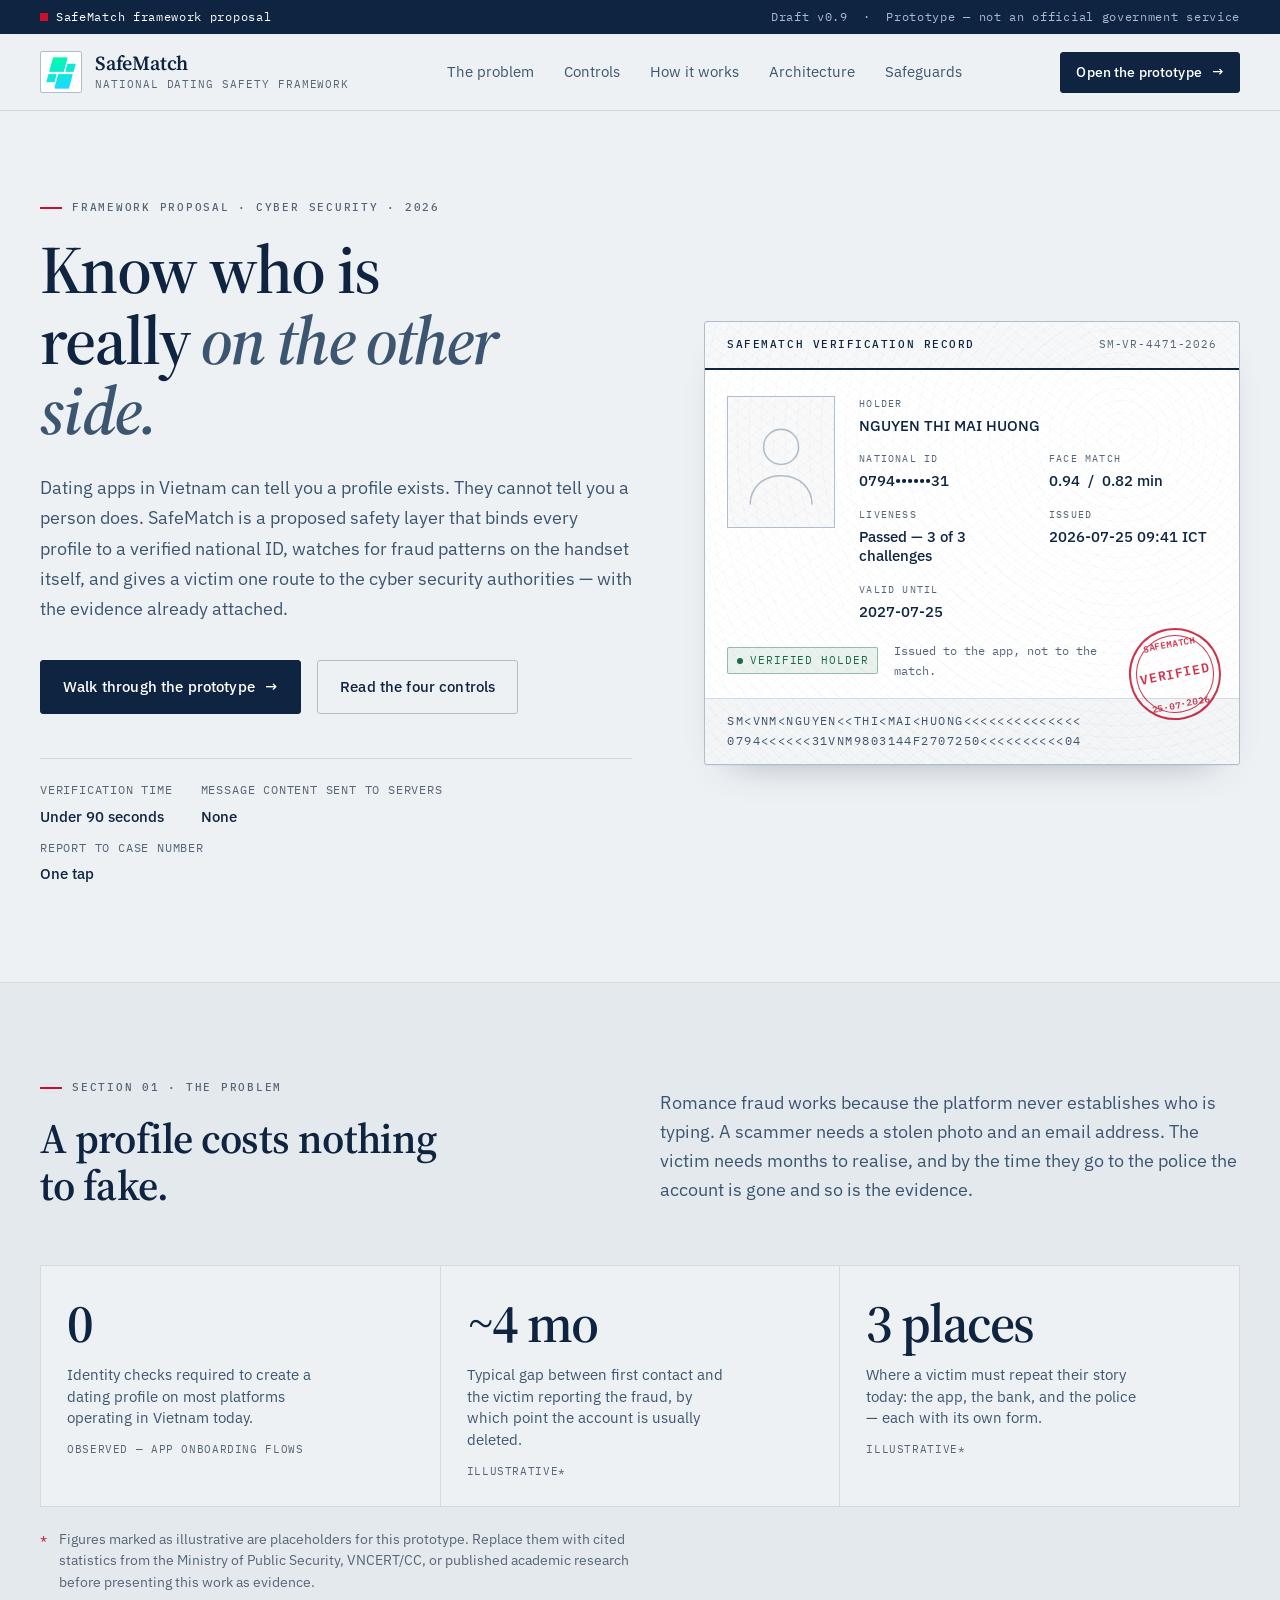
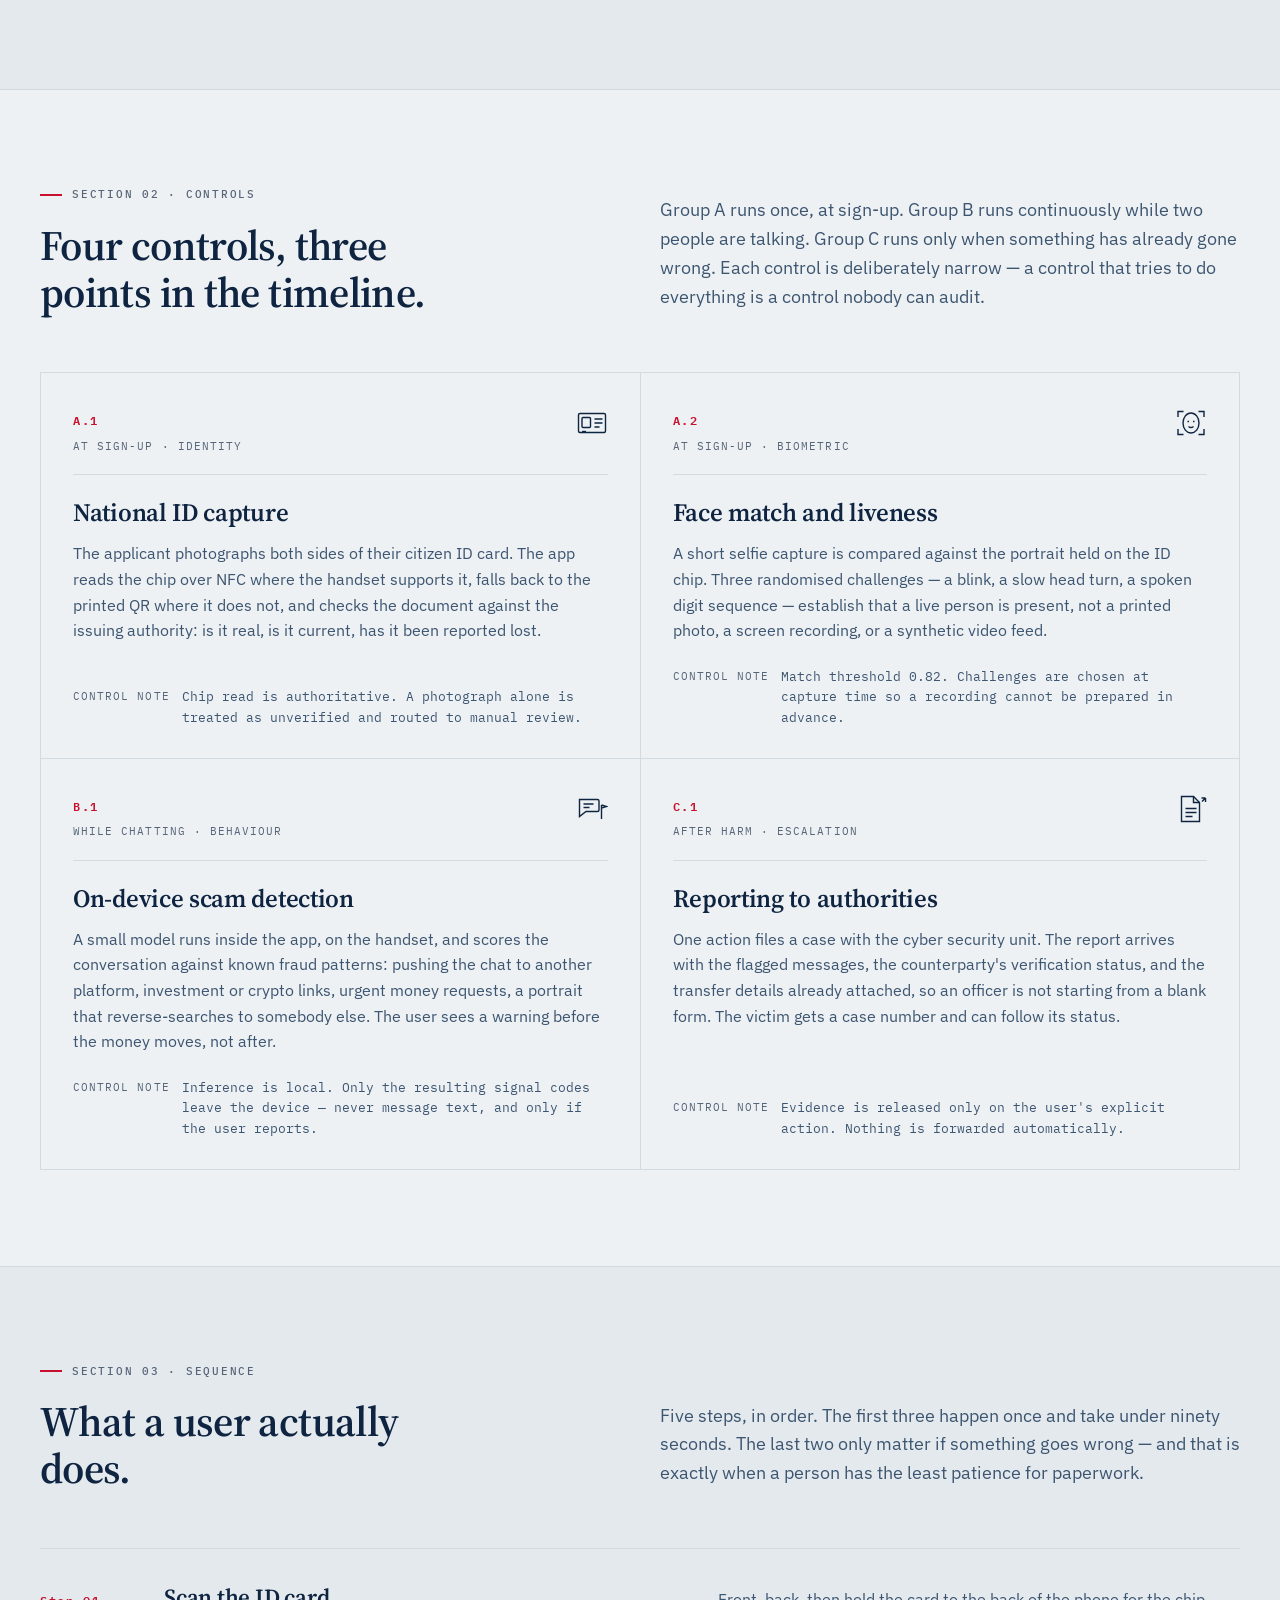
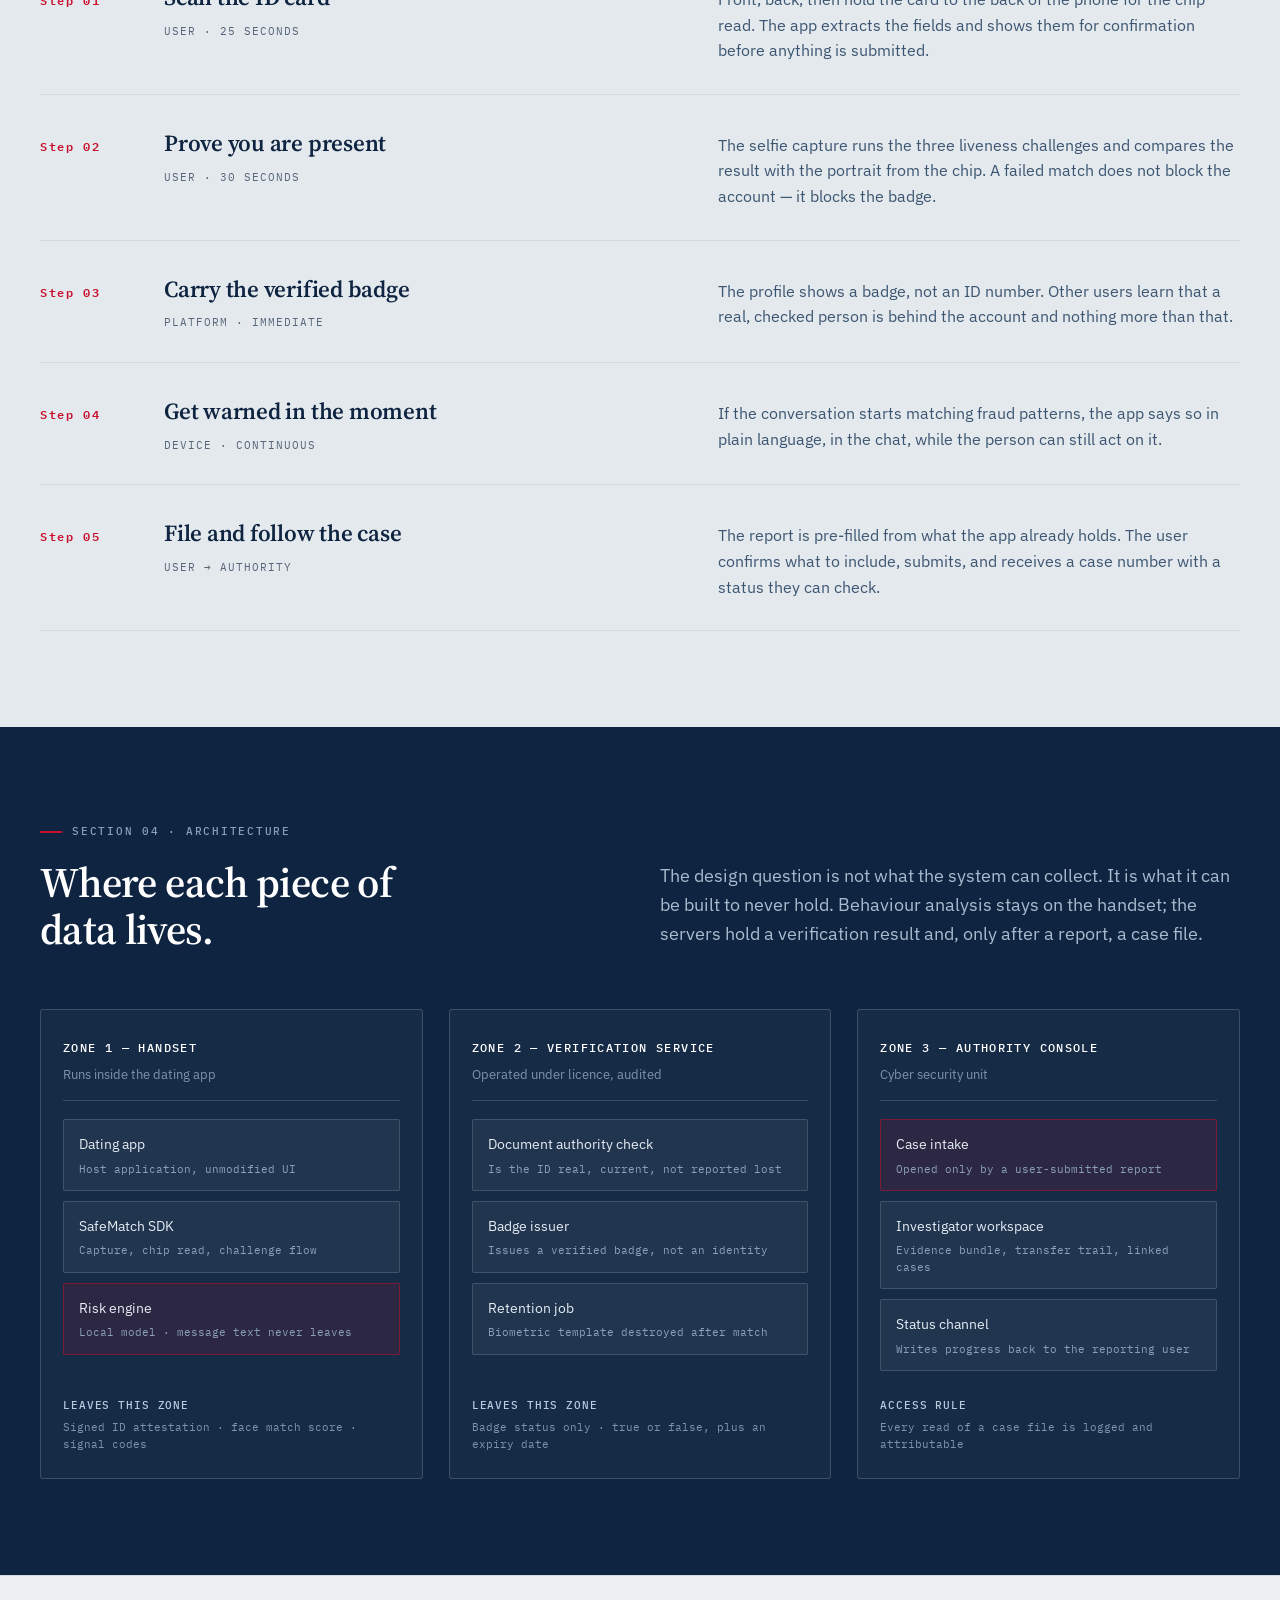
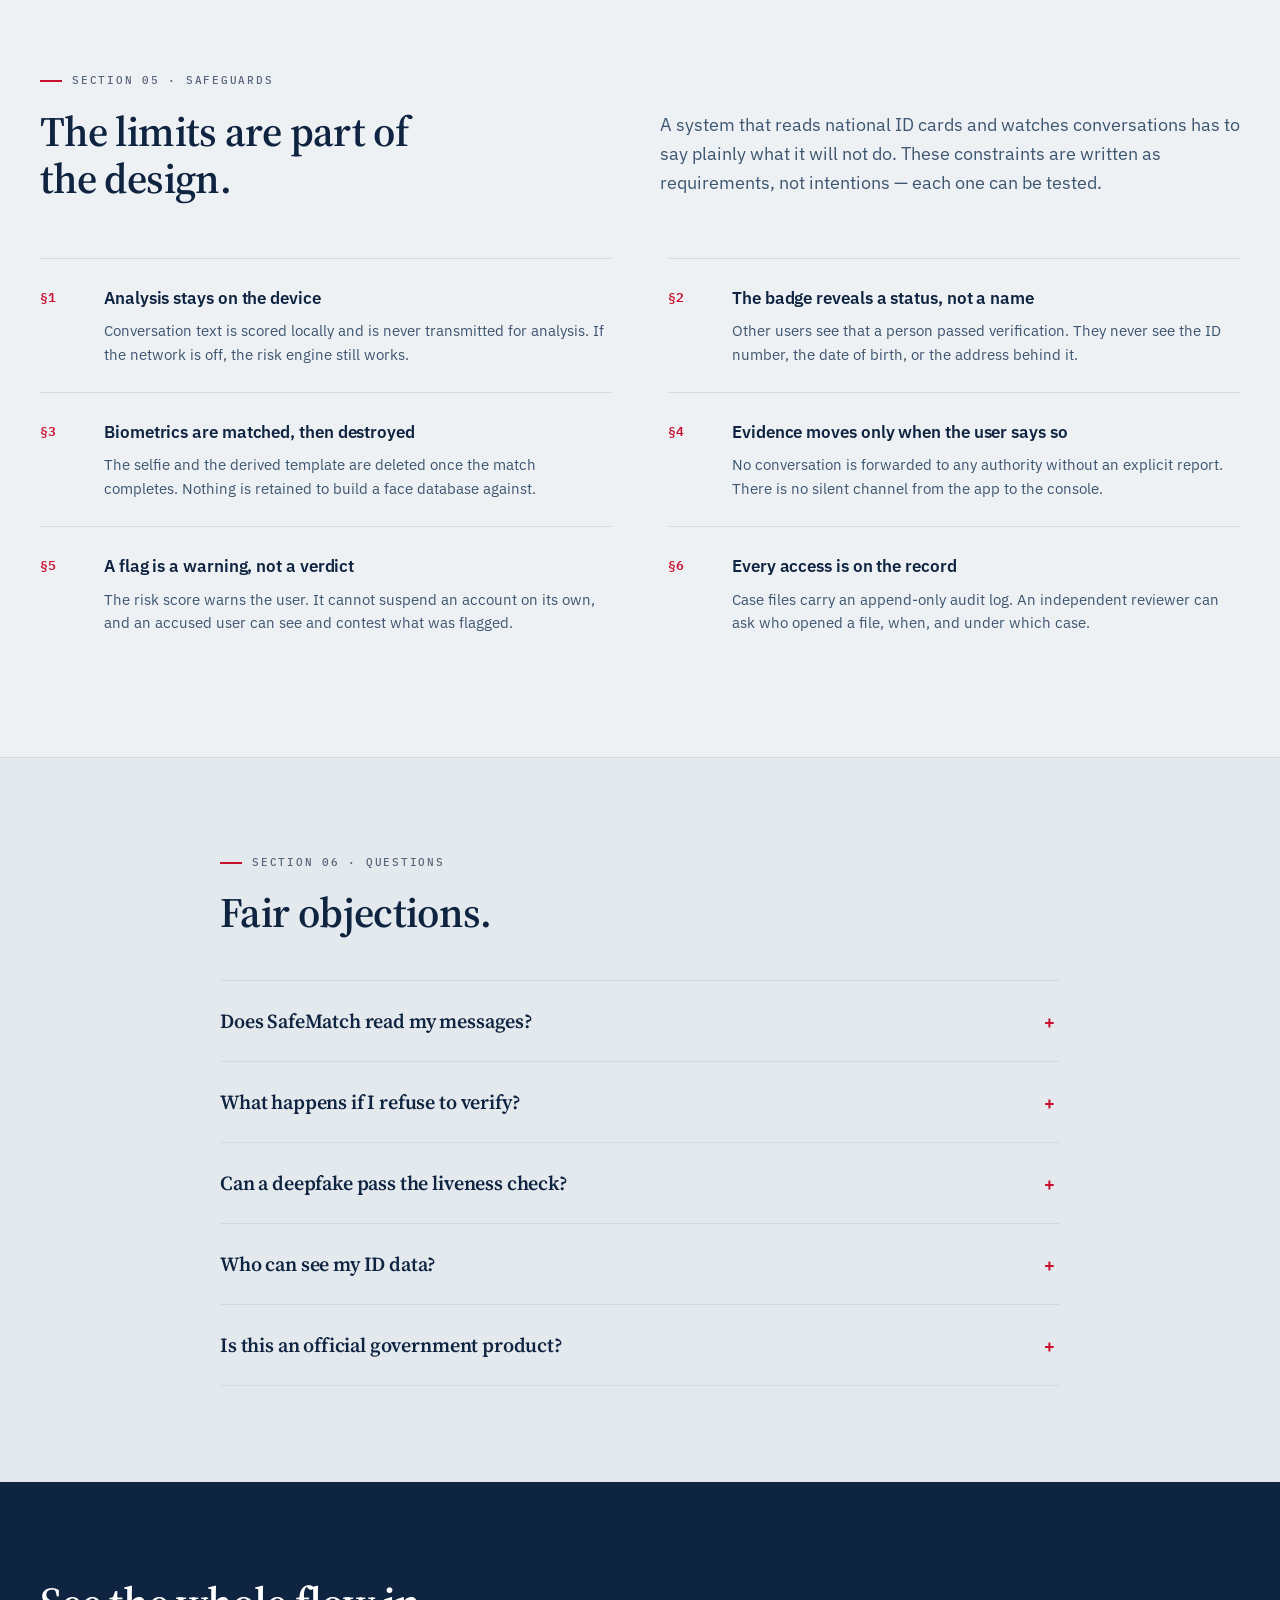
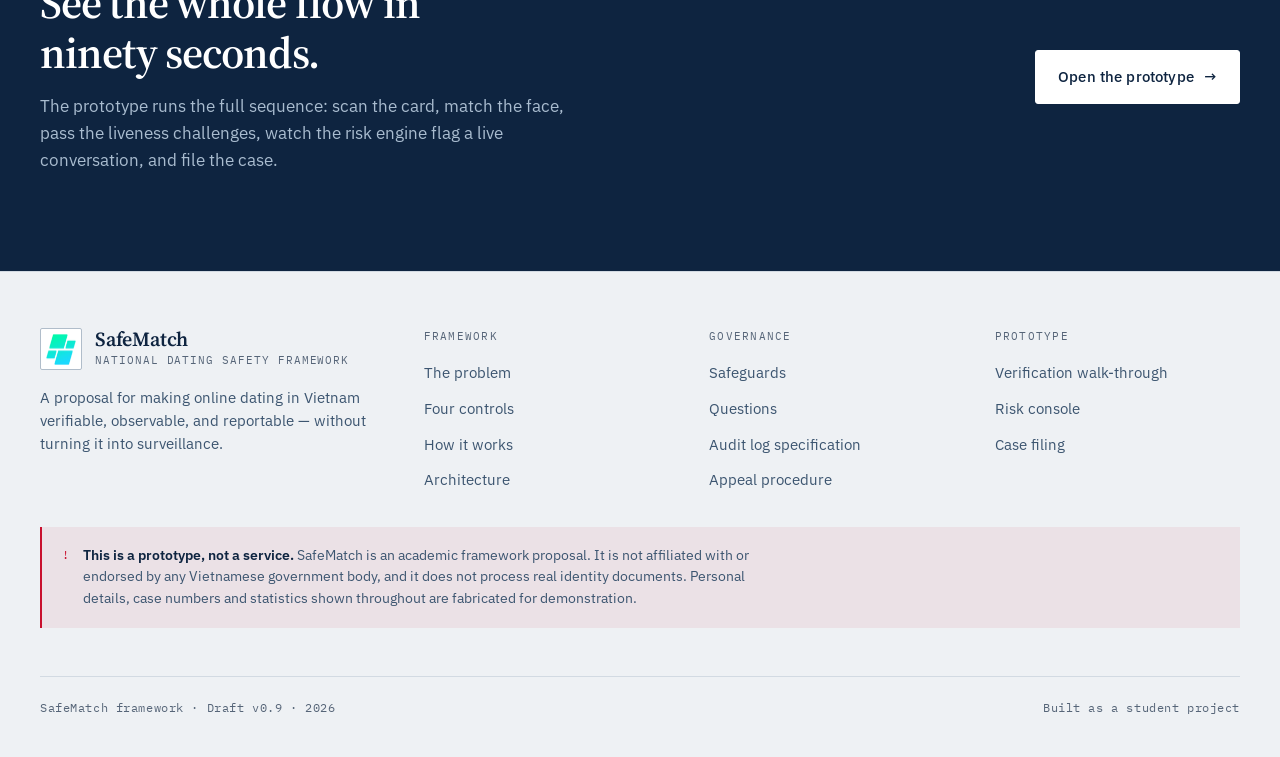
<file: index.html>
<!DOCTYPE html>
<html lang="en">

<head>
    <meta charset="UTF-8">
    <meta name="viewport" content="width=device-width, initial-scale=1.0">

    <title>SafeMatch — National Dating Safety Framework</title>
    <meta name="description"
        content="A proposed framework that adds national ID verification, face liveness checks, on-device scam detection and direct reporting to cyber security authorities inside dating apps in Vietnam.">

    <link rel="icon" type="image/png" href="logo.png">
    <meta name="theme-color" content="#0e2440">
    <link rel="canonical" href="https://safematch-vn.vercel.app/">

    <meta property="og:type" content="website">
    <meta property="og:site_name" content="SafeMatch">
    <meta property="og:title" content="SafeMatch — National Dating Safety Framework">
    <meta property="og:description"
        content="A proposal that binds every dating profile to a verified national ID, watches for fraud patterns on the handset, and gives victims one route to the cyber security authorities.">
    <meta property="og:url" content="https://safematch-vn.vercel.app/">
    <meta property="og:image" content="https://safematch-vn.vercel.app/og.png">
    <meta name="twitter:card" content="summary_large_image">

    <link rel="preconnect" href="https://fonts.googleapis.com">
    <link rel="preconnect" href="https://fonts.gstatic.com" crossorigin>
    <link
        href="https://fonts.googleapis.com/css2?family=IBM+Plex+Mono:wght@400;500;600&family=IBM+Plex+Sans:wght@400;500;600&family=Source+Serif+4:ital,opsz,wght@0,8..60,400..700;1,8..60,400..600&display=swap"
        rel="stylesheet">

    <link rel="stylesheet" href="style.css">
</head>

<body>

    <a class="skip-link" href="#main">Skip to content</a>

    <!-- ==================================================================
         Utility strip
         ================================================================== -->

    <div class="strip">
        <div class="wrap strip__inner">
            <span class="strip__mark">SafeMatch framework proposal</span>
            <span>Draft v0.9 &nbsp;·&nbsp; Prototype — not an official government service</span>
        </div>
    </div>

    <!-- ==================================================================
         Masthead
         ================================================================== -->

    <header class="masthead">
        <div class="wrap masthead__inner">

            <a class="brand" href="index.html">
                <span class="brand__logo">
                    <img src="logo.png" alt="">
                </span>
                <span>
                    <span class="brand__name">SafeMatch</span>
                    <span class="brand__sub">National dating safety framework</span>
                </span>
            </a>

            <nav class="nav" id="nav" aria-label="Sections">
                <a class="nav__link" href="#problem">The problem</a>
                <a class="nav__link" href="#controls">Controls</a>
                <a class="nav__link" href="#process">How it works</a>
                <a class="nav__link" href="#architecture">Architecture</a>
                <a class="nav__link" href="#safeguards">Safeguards</a>
                <a class="nav__link nav__link--compact" href="demo.html">Open the prototype</a>
            </nav>

            <div class="masthead__actions">
                <a class="btn btn--small" href="demo.html">
                    Open the prototype
                    <span class="btn__arrow" aria-hidden="true">→</span>
                </a>
                <button class="nav-toggle" id="navToggle" aria-expanded="false" aria-controls="nav">
                    Menu
                </button>
            </div>

        </div>
    </header>

    <main id="main">

        <!-- ==============================================================
             Hero
             ============================================================== -->

        <section class="hero">
            <div class="wrap hero__grid">

                <div>
                    <p class="eyebrow">Framework proposal · Cyber security · 2026</p>

                    <h1 class="hero__title">
                        Know who is really <em>on the other side.</em>
                    </h1>

                    <p class="hero__lede">
                        Dating apps in Vietnam can tell you a profile exists. They cannot
                        tell you a person does. SafeMatch is a proposed safety layer that
                        binds every profile to a verified national ID, watches for fraud
                        patterns on the handset itself, and gives a victim one route to the
                        cyber security authorities — with the evidence already attached.
                    </p>

                    <div class="hero__actions">
                        <a class="btn" href="demo.html">
                            Walk through the prototype
                            <span class="btn__arrow" aria-hidden="true">→</span>
                        </a>
                        <a class="btn btn--ghost" href="#controls">Read the four controls</a>
                    </div>

                    <div class="hero__meta">
                        <div>
                            Verification time
                            <strong>Under 90 seconds</strong>
                        </div>
                        <div>
                            Message content sent to servers
                            <strong>None</strong>
                        </div>
                        <div>
                            Report to case number
                            <strong>One tap</strong>
                        </div>
                    </div>
                </div>

                <figure class="record">

                    <div class="record__head">
                        <span class="record__authority">SafeMatch verification record</span>
                        <span class="record__serial">SM-VR-4471-2026</span>
                    </div>

                    <div class="record__body">

                        <div class="record__portrait">
                            <svg viewBox="0 0 72 88" fill="none" stroke="currentColor" stroke-width="1.5"
                                aria-hidden="true">
                                <circle cx="36" cy="30" r="17" />
                                <path d="M6 86c0-17 13-28 30-28s30 11 30 28" />
                            </svg>
                        </div>

                        <dl class="record__fields">
                            <div class="record__field record__field--wide">
                                <dt>Holder</dt>
                                <dd>NGUYEN THI MAI HUONG</dd>
                            </div>
                            <div class="record__field">
                                <dt>National ID</dt>
                                <dd>0794&bull;&bull;&bull;&bull;&bull;&bull;31</dd>
                            </div>
                            <div class="record__field">
                                <dt>Face match</dt>
                                <dd>0.94 &nbsp;/&nbsp; 0.82 min</dd>
                            </div>
                            <div class="record__field">
                                <dt>Liveness</dt>
                                <dd>Passed &mdash; 3 of 3 challenges</dd>
                            </div>
                            <div class="record__field">
                                <dt>Issued</dt>
                                <dd>2026-07-25 09:41 ICT</dd>
                            </div>
                            <div class="record__field">
                                <dt>Valid until</dt>
                                <dd>2027-07-25</dd>
                            </div>
                        </dl>

                    </div>

                    <div class="record__foot">
                        <span class="tag tag--ok">
                            <span class="tag__dot"></span>
                            Verified holder
                        </span>
                        <span class="note">Issued to the app, not to the match.</span>
                    </div>

                    <div class="record__stamp" aria-hidden="true">
                        <span>SAFEMATCH</span>
                        <span class="record__stamp-main">VERIFIED</span>
                        <span>25·07·2026</span>
                    </div>

                    <div class="record__mrz">
                        SM&lt;VNM&lt;NGUYEN&lt;&lt;THI&lt;MAI&lt;HUONG&lt;&lt;&lt;&lt;&lt;&lt;&lt;&lt;&lt;&lt;&lt;&lt;&lt;&lt;<br>
                        0794&lt;&lt;&lt;&lt;&lt;&lt;31VNM9803144F2707250&lt;&lt;&lt;&lt;&lt;&lt;&lt;&lt;&lt;&lt;04
                    </div>

                </figure>

            </div>
        </section>

        <!-- ==============================================================
             Problem
             ============================================================== -->

        <section class="band band--tint" id="problem">
            <div class="wrap">

                <div class="section-head reveal">
                    <div>
                        <p class="eyebrow">Section 01 · The problem</p>
                        <h2 class="section-title">A profile costs nothing to fake.</h2>
                    </div>
                    <p class="section-lede">
                        Romance fraud works because the platform never establishes who is
                        typing. A scammer needs a stolen photo and an email address. The
                        victim needs months to realise, and by the time they go to the
                        police the account is gone and so is the evidence.
                    </p>
                </div>

                <div class="figures reveal">

                    <div class="figure">
                        <p class="figure__value">0</p>
                        <p class="figure__label">
                            Identity checks required to create a dating profile on most
                            platforms operating in Vietnam today.
                        </p>
                        <p class="figure__source">Observed — app onboarding flows</p>
                    </div>

                    <div class="figure">
                        <p class="figure__value">~4 mo</p>
                        <p class="figure__label">
                            Typical gap between first contact and the victim reporting the
                            fraud, by which point the account is usually deleted.
                        </p>
                        <p class="figure__source">Illustrative<span aria-hidden="true">*</span></p>
                    </div>

                    <div class="figure">
                        <p class="figure__value">3 places</p>
                        <p class="figure__label">
                            Where a victim must repeat their story today: the app, the bank,
                            and the police — each with its own form.
                        </p>
                        <p class="figure__source">Illustrative<span aria-hidden="true">*</span></p>
                    </div>

                </div>

                <p class="footnote reveal">
                    <span class="footnote__mark">*</span>
                    <span>
                        Figures marked as illustrative are placeholders for this prototype.
                        Replace them with cited statistics from the Ministry of Public
                        Security, VNCERT/CC, or published academic research before
                        presenting this work as evidence.
                    </span>
                </p>

            </div>
        </section>

        <!-- ==============================================================
             Controls
             ============================================================== -->

        <section class="band" id="controls">
            <div class="wrap">

                <div class="section-head reveal">
                    <div>
                        <p class="eyebrow">Section 02 · Controls</p>
                        <h2 class="section-title">Four controls, three points in the timeline.</h2>
                    </div>
                    <p class="section-lede">
                        Group A runs once, at sign-up. Group B runs continuously while two
                        people are talking. Group C runs only when something has already
                        gone wrong. Each control is deliberately narrow — a control that
                        tries to do everything is a control nobody can audit.
                    </p>
                </div>

                <div class="controls reveal">

                    <article class="control">
                        <div class="control__top">
                            <div>
                                <span class="control__code">A.1</span>
                                <span class="control__group">At sign-up · Identity</span>
                            </div>
                            <svg class="control__icon" width="32" height="32" viewBox="0 0 32 32" fill="none"
                                stroke="currentColor" stroke-width="1.4" aria-hidden="true">
                                <rect x="2.5" y="6.5" width="27" height="19" rx="1.5" />
                                <rect x="6" y="10.5" width="8.5" height="10" rx="1" />
                                <path d="M18.5 12h8M18.5 16h8M18.5 20h5" />
                                <path d="M6 24.5h4" />
                            </svg>
                        </div>

                        <h3 class="control__title">National ID capture</h3>
                        <p class="control__text">
                            The applicant photographs both sides of their citizen ID card.
                            The app reads the chip over NFC where the handset supports it,
                            falls back to the printed QR where it does not, and checks the
                            document against the issuing authority: is it real, is it
                            current, has it been reported lost.
                        </p>

                        <div class="control__spec">
                            <span class="control__spec-label">Control note</span>
                            <span class="control__spec-text">
                                Chip read is authoritative. A photograph alone is treated as
                                unverified and routed to manual review.
                            </span>
                        </div>
                    </article>

                    <article class="control">
                        <div class="control__top">
                            <div>
                                <span class="control__code">A.2</span>
                                <span class="control__group">At sign-up · Biometric</span>
                            </div>
                            <svg class="control__icon" width="32" height="32" viewBox="0 0 32 32" fill="none"
                                stroke="currentColor" stroke-width="1.4" aria-hidden="true">
                                <ellipse cx="16" cy="16" rx="8" ry="10" />
                                <path d="M12.5 14.5h1.5M18 14.5h1.5M13.5 19.5c1.6 1.4 3.4 1.4 5 0" />
                                <path d="M3 10V4.5h5.5M29 10V4.5h-5.5M3 22v5.5h5.5M29 22v5.5h-5.5" />
                            </svg>
                        </div>

                        <h3 class="control__title">Face match and liveness</h3>
                        <p class="control__text">
                            A short selfie capture is compared against the portrait held on
                            the ID chip. Three randomised challenges — a blink, a slow head
                            turn, a spoken digit sequence — establish that a live person is
                            present, not a printed photo, a screen recording, or a
                            synthetic video feed.
                        </p>

                        <div class="control__spec">
                            <span class="control__spec-label">Control note</span>
                            <span class="control__spec-text">
                                Match threshold 0.82. Challenges are chosen at capture time
                                so a recording cannot be prepared in advance.
                            </span>
                        </div>
                    </article>

                    <article class="control">
                        <div class="control__top">
                            <div>
                                <span class="control__code">B.1</span>
                                <span class="control__group">While chatting · Behaviour</span>
                            </div>
                            <svg class="control__icon" width="32" height="32" viewBox="0 0 32 32" fill="none"
                                stroke="currentColor" stroke-width="1.4" aria-hidden="true">
                                <path d="M3.5 6.5h18a1.5 1.5 0 0 1 1.5 1.5v9a1.5 1.5 0 0 1-1.5 1.5H10l-6.5 5V6.5Z" />
                                <path d="M7.5 11h10M7.5 14.5h6" />
                                <path d="M25.5 12v14M25.5 12l5 1.6-5 1.6" />
                            </svg>
                        </div>

                        <h3 class="control__title">On-device scam detection</h3>
                        <p class="control__text">
                            A small model runs inside the app, on the handset, and scores the
                            conversation against known fraud patterns: pushing the chat to
                            another platform, investment or crypto links, urgent money
                            requests, a portrait that reverse-searches to somebody else. The
                            user sees a warning before the money moves, not after.
                        </p>

                        <div class="control__spec">
                            <span class="control__spec-label">Control note</span>
                            <span class="control__spec-text">
                                Inference is local. Only the resulting signal codes leave the
                                device — never message text, and only if the user reports.
                            </span>
                        </div>
                    </article>

                    <article class="control">
                        <div class="control__top">
                            <div>
                                <span class="control__code">C.1</span>
                                <span class="control__group">After harm · Escalation</span>
                            </div>
                            <svg class="control__icon" width="32" height="32" viewBox="0 0 32 32" fill="none"
                                stroke="currentColor" stroke-width="1.4" aria-hidden="true">
                                <path d="M6.5 3.5h12l6 6v19h-18Z" />
                                <path d="M18.5 3.5v6h6" />
                                <path d="M10.5 15.5h11M10.5 19.5h11M10.5 23.5h7" />
                                <path d="M27 8.5l3.5-3.5M30.5 5h-4M30.5 5v4" />
                            </svg>
                        </div>

                        <h3 class="control__title">Reporting to authorities</h3>
                        <p class="control__text">
                            One action files a case with the cyber security unit. The report
                            arrives with the flagged messages, the counterparty's
                            verification status, and the transfer details already attached,
                            so an officer is not starting from a blank form. The victim gets
                            a case number and can follow its status.
                        </p>

                        <div class="control__spec">
                            <span class="control__spec-label">Control note</span>
                            <span class="control__spec-text">
                                Evidence is released only on the user's explicit action.
                                Nothing is forwarded automatically.
                            </span>
                        </div>
                    </article>

                </div>

            </div>
        </section>

        <!-- ==============================================================
             Process
             ============================================================== -->

        <section class="band band--tint" id="process">
            <div class="wrap">

                <div class="section-head reveal">
                    <div>
                        <p class="eyebrow">Section 03 · Sequence</p>
                        <h2 class="section-title">What a user actually does.</h2>
                    </div>
                    <p class="section-lede">
                        Five steps, in order. The first three happen once and take under
                        ninety seconds. The last two only matter if something goes wrong —
                        and that is exactly when a person has the least patience for
                        paperwork.
                    </p>
                </div>

                <div class="steps reveal">

                    <div class="step">
                        <span class="step__index">Step 01</span>
                        <div>
                            <h3 class="step__title">Scan the ID card</h3>
                            <span class="step__actor">User · 25 seconds</span>
                        </div>
                        <p class="step__text">
                            Front, back, then hold the card to the back of the phone for the
                            chip read. The app extracts the fields and shows them for
                            confirmation before anything is submitted.
                        </p>
                    </div>

                    <div class="step">
                        <span class="step__index">Step 02</span>
                        <div>
                            <h3 class="step__title">Prove you are present</h3>
                            <span class="step__actor">User · 30 seconds</span>
                        </div>
                        <p class="step__text">
                            The selfie capture runs the three liveness challenges and
                            compares the result with the portrait from the chip. A failed
                            match does not block the account — it blocks the badge.
                        </p>
                    </div>

                    <div class="step">
                        <span class="step__index">Step 03</span>
                        <div>
                            <h3 class="step__title">Carry the verified badge</h3>
                            <span class="step__actor">Platform · immediate</span>
                        </div>
                        <p class="step__text">
                            The profile shows a badge, not an ID number. Other users learn
                            that a real, checked person is behind the account and nothing
                            more than that.
                        </p>
                    </div>

                    <div class="step">
                        <span class="step__index">Step 04</span>
                        <div>
                            <h3 class="step__title">Get warned in the moment</h3>
                            <span class="step__actor">Device · continuous</span>
                        </div>
                        <p class="step__text">
                            If the conversation starts matching fraud patterns, the app says
                            so in plain language, in the chat, while the person can still
                            act on it.
                        </p>
                    </div>

                    <div class="step">
                        <span class="step__index">Step 05</span>
                        <div>
                            <h3 class="step__title">File and follow the case</h3>
                            <span class="step__actor">User → Authority</span>
                        </div>
                        <p class="step__text">
                            The report is pre-filled from what the app already holds. The
                            user confirms what to include, submits, and receives a case
                            number with a status they can check.
                        </p>
                    </div>

                </div>

            </div>
        </section>

        <!-- ==============================================================
             Architecture
             ============================================================== -->

        <section class="band band--ink" id="architecture">
            <div class="wrap">

                <div class="section-head reveal">
                    <div>
                        <p class="eyebrow">Section 04 · Architecture</p>
                        <h2 class="section-title" style="color:#ffffff">Where each piece of data lives.</h2>
                    </div>
                    <p class="section-lede">
                        The design question is not what the system can collect. It is what
                        it can be built to never hold. Behaviour analysis stays on the
                        handset; the servers hold a verification result and, only after a
                        report, a case file.
                    </p>
                </div>

                <div class="flow reveal">

                    <div class="flow__zone">
                        <div class="flow__zone-head">
                            <span class="flow__zone-name">Zone 1 — Handset</span>
                            <span class="flow__zone-where">Runs inside the dating app</span>
                        </div>

                        <div class="flow__node">
                            Dating app
                            <span>Host application, unmodified UI</span>
                        </div>
                        <div class="flow__node">
                            SafeMatch SDK
                            <span>Capture, chip read, challenge flow</span>
                        </div>
                        <div class="flow__node flow__node--accent">
                            Risk engine
                            <span>Local model · message text never leaves</span>
                        </div>

                        <p class="flow__wire">
                            <strong>Leaves this zone</strong>
                            Signed ID attestation · face match score · signal codes
                        </p>
                    </div>

                    <div class="flow__zone">
                        <div class="flow__zone-head">
                            <span class="flow__zone-name">Zone 2 — Verification service</span>
                            <span class="flow__zone-where">Operated under licence, audited</span>
                        </div>

                        <div class="flow__node">
                            Document authority check
                            <span>Is the ID real, current, not reported lost</span>
                        </div>
                        <div class="flow__node">
                            Badge issuer
                            <span>Issues a verified badge, not an identity</span>
                        </div>
                        <div class="flow__node">
                            Retention job
                            <span>Biometric template destroyed after match</span>
                        </div>

                        <p class="flow__wire">
                            <strong>Leaves this zone</strong>
                            Badge status only · true or false, plus an expiry date
                        </p>
                    </div>

                    <div class="flow__zone">
                        <div class="flow__zone-head">
                            <span class="flow__zone-name">Zone 3 — Authority console</span>
                            <span class="flow__zone-where">Cyber security unit</span>
                        </div>

                        <div class="flow__node flow__node--accent">
                            Case intake
                            <span>Opened only by a user-submitted report</span>
                        </div>
                        <div class="flow__node">
                            Investigator workspace
                            <span>Evidence bundle, transfer trail, linked cases</span>
                        </div>
                        <div class="flow__node">
                            Status channel
                            <span>Writes progress back to the reporting user</span>
                        </div>

                        <p class="flow__wire">
                            <strong>Access rule</strong>
                            Every read of a case file is logged and attributable
                        </p>
                    </div>

                </div>

            </div>
        </section>

        <!-- ==============================================================
             Safeguards
             ============================================================== -->

        <section class="band" id="safeguards">
            <div class="wrap">

                <div class="section-head reveal">
                    <div>
                        <p class="eyebrow">Section 05 · Safeguards</p>
                        <h2 class="section-title">The limits are part of the design.</h2>
                    </div>
                    <p class="section-lede">
                        A system that reads national ID cards and watches conversations has
                        to say plainly what it will not do. These constraints are written
                        as requirements, not intentions — each one can be tested.
                    </p>
                </div>

                <div class="clauses reveal">

                    <div class="clause">
                        <span class="clause__mark">§1</span>
                        <div>
                            <h3 class="clause__title">Analysis stays on the device</h3>
                            <p class="clause__text">
                                Conversation text is scored locally and is never transmitted
                                for analysis. If the network is off, the risk engine still
                                works.
                            </p>
                        </div>
                    </div>

                    <div class="clause">
                        <span class="clause__mark">§2</span>
                        <div>
                            <h3 class="clause__title">The badge reveals a status, not a name</h3>
                            <p class="clause__text">
                                Other users see that a person passed verification. They never
                                see the ID number, the date of birth, or the address behind
                                it.
                            </p>
                        </div>
                    </div>

                    <div class="clause">
                        <span class="clause__mark">§3</span>
                        <div>
                            <h3 class="clause__title">Biometrics are matched, then destroyed</h3>
                            <p class="clause__text">
                                The selfie and the derived template are deleted once the match
                                completes. Nothing is retained to build a face database
                                against.
                            </p>
                        </div>
                    </div>

                    <div class="clause">
                        <span class="clause__mark">§4</span>
                        <div>
                            <h3 class="clause__title">Evidence moves only when the user says so</h3>
                            <p class="clause__text">
                                No conversation is forwarded to any authority without an
                                explicit report. There is no silent channel from the app to
                                the console.
                            </p>
                        </div>
                    </div>

                    <div class="clause">
                        <span class="clause__mark">§5</span>
                        <div>
                            <h3 class="clause__title">A flag is a warning, not a verdict</h3>
                            <p class="clause__text">
                                The risk score warns the user. It cannot suspend an account on
                                its own, and an accused user can see and contest what was
                                flagged.
                            </p>
                        </div>
                    </div>

                    <div class="clause">
                        <span class="clause__mark">§6</span>
                        <div>
                            <h3 class="clause__title">Every access is on the record</h3>
                            <p class="clause__text">
                                Case files carry an append-only audit log. An independent
                                reviewer can ask who opened a file, when, and under which
                                case.
                            </p>
                        </div>
                    </div>

                </div>

            </div>
        </section>

        <!-- ==============================================================
             FAQ
             ============================================================== -->

        <section class="band band--tint" id="faq">
            <div class="wrap wrap--narrow">

                <div class="reveal" style="margin-bottom:44px">
                    <p class="eyebrow">Section 06 · Questions</p>
                    <h2 class="section-title">Fair objections.</h2>
                </div>

                <div class="faq reveal" id="faq">

                    <div class="faq__item">
                        <button class="faq__question" type="button" aria-expanded="false">
                            Does SafeMatch read my messages?
                            <span class="faq__sign" aria-hidden="true">+</span>
                        </button>
                        <div class="faq__answer">
                            <div>
                                <p>
                                    The model that scores a conversation runs on your phone, and
                                    the text stays there. What can leave the device is a set of
                                    signal codes — for example "off-platform request" — and even
                                    those only travel if you file a report. No person at the
                                    platform or at an authority can open your chat history
                                    because you were flagged.
                                </p>
                            </div>
                        </div>
                    </div>

                    <div class="faq__item">
                        <button class="faq__question" type="button" aria-expanded="false">
                            What happens if I refuse to verify?
                            <span class="faq__sign" aria-hidden="true">+</span>
                        </button>
                        <div class="faq__answer">
                            <div>
                                <p>
                                    You keep your account and you keep using the app. You do not
                                    get the badge, and other users can choose to filter their
                                    matches to verified profiles only. Verification is a signal
                                    users can act on, not a gate the state puts in front of a
                                    consumer service.
                                </p>
                            </div>
                        </div>
                    </div>

                    <div class="faq__item">
                        <button class="faq__question" type="button" aria-expanded="false">
                            Can a deepfake pass the liveness check?
                            <span class="faq__sign" aria-hidden="true">+</span>
                        </button>
                        <div class="faq__answer">
                            <div>
                                <p>
                                    Not reliably, and that is the honest answer — no liveness
                                    system is permanently safe against generated video. The
                                    design assumes attackers improve: challenges are randomised
                                    at capture time so a clip cannot be prepared in advance, the
                                    result is bound to the chip portrait rather than to a
                                    self-supplied photo, and a badge expires after twelve months
                                    so the check has to be repeated against whatever the
                                    detection state of the art is then.
                                </p>
                            </div>
                        </div>
                    </div>

                    <div class="faq__item">
                        <button class="faq__question" type="button" aria-expanded="false">
                            Who can see my ID data?
                            <span class="faq__sign" aria-hidden="true">+</span>
                        </button>
                        <div class="faq__answer">
                            <div>
                                <p>
                                    The verification service checks the document and returns a
                                    yes or no with an expiry date. The dating platform receives
                                    that answer and stores nothing else. Your ID number is not
                                    handed to the app, and it is not shown to anyone you match
                                    with.
                                </p>
                            </div>
                        </div>
                    </div>

                    <div class="faq__item">
                        <button class="faq__question" type="button" aria-expanded="false">
                            Is this an official government product?
                            <span class="faq__sign" aria-hidden="true">+</span>
                        </button>
                        <div class="faq__answer">
                            <div>
                                <p>
                                    No. SafeMatch is a student framework proposal and a working
                                    prototype. It is not affiliated with, endorsed by, or
                                    operated by the Ministry of Public Security or any other
                                    Vietnamese authority. Every name, ID number, case number and
                                    figure in the walk-through is fabricated for illustration.
                                </p>
                            </div>
                        </div>
                    </div>

                </div>

            </div>
        </section>

        <!-- ==============================================================
             Closing
             ============================================================== -->

        <section class="band band--ink">
            <div class="wrap closing">

                <div>
                    <h2 class="closing__title">See the whole flow in ninety seconds.</h2>
                    <p class="closing__text">
                        The prototype runs the full sequence: scan the card, match the face,
                        pass the liveness challenges, watch the risk engine flag a live
                        conversation, and file the case.
                    </p>
                </div>

                <a class="btn btn--onInk" href="demo.html">
                    Open the prototype
                    <span class="btn__arrow" aria-hidden="true">→</span>
                </a>

            </div>
        </section>

    </main>

    <!-- ==================================================================
         Footer
         ================================================================== -->

    <footer class="footer">
        <div class="wrap">

            <div class="footer__grid">

                <div>
                    <a class="brand" href="index.html">
                        <span class="brand__logo">
                            <img src="logo.png" alt="">
                        </span>
                        <span>
                            <span class="brand__name">SafeMatch</span>
                            <span class="brand__sub">National dating safety framework</span>
                        </span>
                    </a>
                    <p class="footer__lede">
                        A proposal for making online dating in Vietnam verifiable,
                        observable, and reportable — without turning it into surveillance.
                    </p>
                </div>

                <div>
                    <p class="footer__title">Framework</p>
                    <ul class="footer__list">
                        <li><a href="#problem">The problem</a></li>
                        <li><a href="#controls">Four controls</a></li>
                        <li><a href="#process">How it works</a></li>
                        <li><a href="#architecture">Architecture</a></li>
                    </ul>
                </div>

                <div>
                    <p class="footer__title">Governance</p>
                    <ul class="footer__list">
                        <li><a href="#safeguards">Safeguards</a></li>
                        <li><a href="#faq">Questions</a></li>
                        <li><span>Audit log specification</span></li>
                        <li><span>Appeal procedure</span></li>
                    </ul>
                </div>

                <div>
                    <p class="footer__title">Prototype</p>
                    <ul class="footer__list">
                        <li><a href="demo.html">Verification walk-through</a></li>
                        <li><a href="demo.html#stage-monitor">Risk console</a></li>
                        <li><a href="demo.html#stage-report">Case filing</a></li>
                    </ul>
                </div>

            </div>

            <div class="disclaimer">
                <span class="footnote__mark" aria-hidden="true">!</span>
                <p>
                    <strong>This is a prototype, not a service.</strong>
                    SafeMatch is an academic framework proposal. It is not affiliated with
                    or endorsed by any Vietnamese government body, and it does not process
                    real identity documents. Personal details, case numbers and statistics
                    shown throughout are fabricated for demonstration.
                </p>
            </div>

            <div class="footer__base">
                <span>SafeMatch framework · Draft v0.9 · 2026</span>
                <span>Built as a student project</span>
            </div>

        </div>
    </footer>

    <script src="script.js"></script>

</body>

</html>
</file>
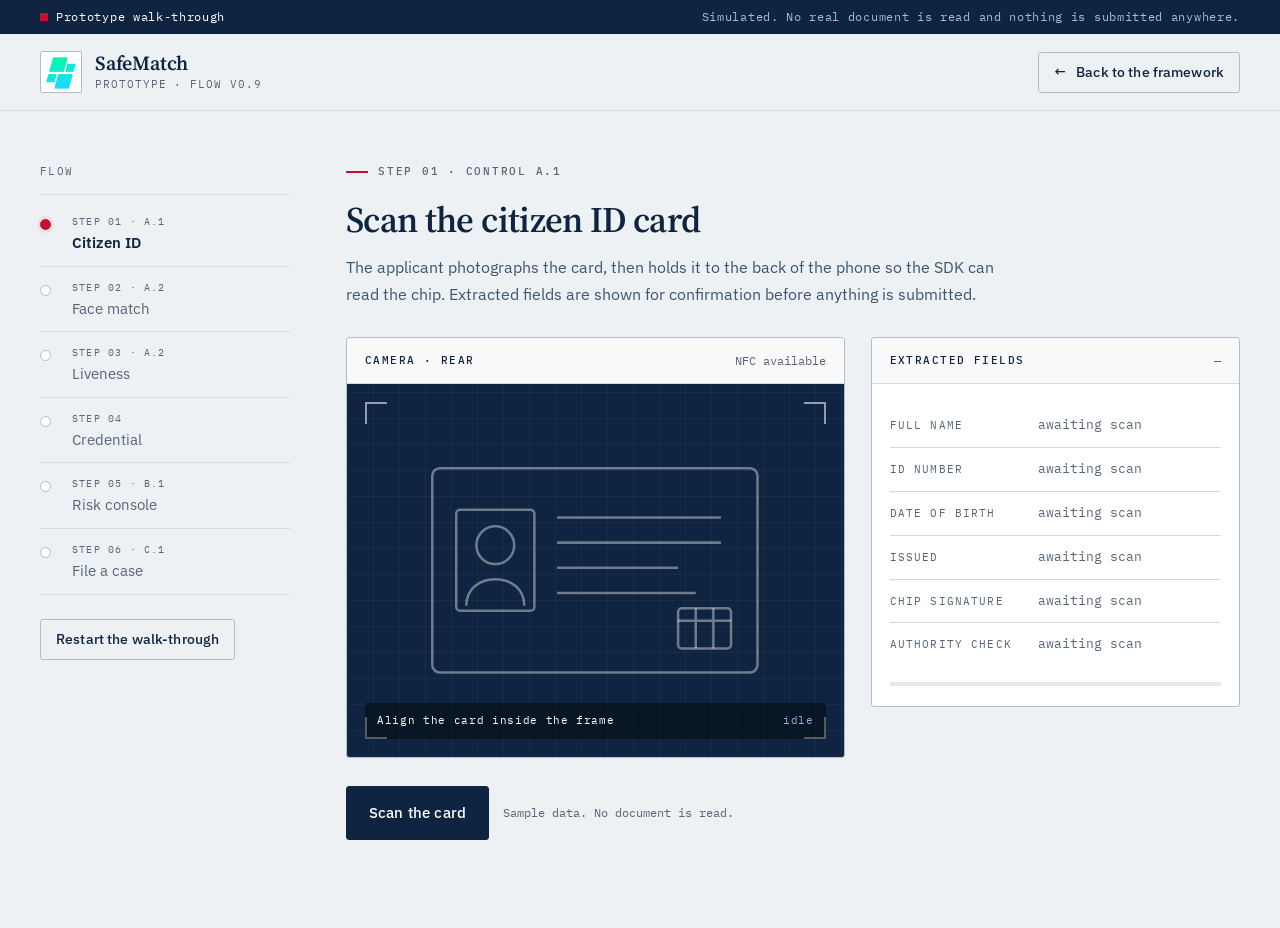
<file: demo.html>
<!DOCTYPE html>
<html lang="en">

<head>
    <meta charset="UTF-8">
    <meta name="viewport" content="width=device-width, initial-scale=1.0">

    <title>Prototype — SafeMatch</title>
    <meta name="description"
        content="A walk-through of the SafeMatch flow: citizen ID capture, face match, liveness, verified credential, on-device risk detection, and filing a case.">

    <link rel="icon" type="image/png" href="logo.png">
    <meta name="theme-color" content="#0e2440">

    <meta property="og:type" content="website">
    <meta property="og:site_name" content="SafeMatch">
    <meta property="og:title" content="SafeMatch prototype — the verification and reporting flow">
    <meta property="og:description"
        content="Walk the six steps: citizen ID capture, face match, liveness challenges, credential issue, on-device risk scoring, and filing a case.">
    <meta property="og:url" content="https://safematch-vn.vercel.app/demo.html">
    <meta property="og:image" content="https://safematch-vn.vercel.app/og.png">
    <meta name="twitter:card" content="summary_large_image">

    <link rel="preconnect" href="https://fonts.googleapis.com">
    <link rel="preconnect" href="https://fonts.gstatic.com" crossorigin>
    <link
        href="https://fonts.googleapis.com/css2?family=IBM+Plex+Mono:wght@400;500;600&family=IBM+Plex+Sans:wght@400;500;600&family=Source+Serif+4:ital,opsz,wght@0,8..60,400..700;1,8..60,400..600&display=swap"
        rel="stylesheet">

    <link rel="stylesheet" href="style.css">
</head>

<body>

    <a class="skip-link" href="#main">Skip to the prototype</a>

    <div class="strip">
        <div class="wrap strip__inner">
            <span class="strip__mark">Prototype walk-through</span>
            <span>Simulated. No real document is read and nothing is submitted anywhere.</span>
        </div>
    </div>

    <header class="masthead">
        <div class="wrap masthead__inner">

            <a class="brand" href="index.html">
                <span class="brand__logo">
                    <img src="logo.png" alt="">
                </span>
                <span>
                    <span class="brand__name">SafeMatch</span>
                    <span class="brand__sub">Prototype · flow v0.9</span>
                </span>
            </a>

            <div class="masthead__actions">
                <a class="btn btn--ghost btn--small" href="index.html">
                    <span aria-hidden="true">←</span>
                    <span class="btn__wide">Back to the framework</span>
                    <span class="btn__narrow">Back</span>
                </a>
            </div>

        </div>
    </header>

    <main class="wrap workbench" id="main">

        <h1 class="visually-hidden">
            SafeMatch prototype — identity verification, risk detection and case
            filing, in six steps
        </h1>

        <!-- ==============================================================
             Progress rail
             ============================================================== -->

        <nav class="rail" aria-label="Prototype steps">
            <p class="rail__title">Flow</p>

            <ol class="rail__list" id="rail">
                <li class="rail__item" data-rail="0">
                    <span class="rail__dot"></span>
                    <span>
                        <span class="rail__code">Step 01 · A.1</span>
                        <span class="rail__label">Citizen ID</span>
                    </span>
                </li>
                <li class="rail__item" data-rail="1">
                    <span class="rail__dot"></span>
                    <span>
                        <span class="rail__code">Step 02 · A.2</span>
                        <span class="rail__label">Face match</span>
                    </span>
                </li>
                <li class="rail__item" data-rail="2">
                    <span class="rail__dot"></span>
                    <span>
                        <span class="rail__code">Step 03 · A.2</span>
                        <span class="rail__label">Liveness</span>
                    </span>
                </li>
                <li class="rail__item" data-rail="3">
                    <span class="rail__dot"></span>
                    <span>
                        <span class="rail__code">Step 04</span>
                        <span class="rail__label">Credential</span>
                    </span>
                </li>
                <li class="rail__item" data-rail="4">
                    <span class="rail__dot"></span>
                    <span>
                        <span class="rail__code">Step 05 · B.1</span>
                        <span class="rail__label">Risk console</span>
                    </span>
                </li>
                <li class="rail__item" data-rail="5">
                    <span class="rail__dot"></span>
                    <span>
                        <span class="rail__code">Step 06 · C.1</span>
                        <span class="rail__label">File a case</span>
                    </span>
                </li>
            </ol>

            <button class="btn btn--ghost btn--small rail__reset" type="button" id="resetDemo">
                Restart the walk-through
            </button>
        </nav>

        <!-- ==============================================================
             Stage 01 — Citizen ID
             ============================================================== -->

        <div>

            <section class="stage is-active" id="stage-id" data-stage="0">

                <div class="stage__head">
                    <p class="eyebrow">Step 01 · Control A.1</p>
                    <h2 class="stage__title">Scan the citizen ID card</h2>
                    <p class="stage__text">
                        The applicant photographs the card, then holds it to the back of the
                        phone so the SDK can read the chip. Extracted fields are shown for
                        confirmation before anything is submitted.
                    </p>
                </div>

                <div class="split split--wide-left">

                    <div class="panel">
                        <div class="panel__head">
                            <span class="panel__title">Camera · rear</span>
                            <span class="note" id="idMode">NFC available</span>
                        </div>

                        <div class="viewfinder" id="idViewfinder">
                            <div class="viewfinder__corners">
                                <span></span><span></span><span></span><span></span>
                            </div>

                            <svg class="viewfinder__subject" viewBox="0 0 260 164" fill="none"
                                stroke="currentColor" stroke-width="2" aria-hidden="true">
                                <rect x="1" y="1" width="258" height="162" rx="6" />
                                <rect x="20" y="34" width="62" height="80" rx="3" />
                                <circle cx="51" cy="62" r="15" />
                                <path d="M28 110c0-13 10-21 23-21s23 8 23 21" />
                                <path d="M100 40h130M100 60h130M100 80h96M100 100h110" />
                                <rect x="196" y="112" width="42" height="32" rx="3" />
                                <path d="M196 122h42M210 112v32M224 112v32" />
                            </svg>

                            <div class="viewfinder__scan"></div>

                            <div class="viewfinder__status" aria-live="polite">
                                <span id="idStatus">Align the card inside the frame</span>
                                <em id="idStep">idle</em>
                            </div>
                        </div>
                    </div>

                    <div class="panel">
                        <div class="panel__head">
                            <span class="panel__title">Extracted fields</span>
                            <span class="note" id="idSource">—</span>
                        </div>

                        <div class="panel__body">
                            <div class="readout" id="idReadout" aria-live="polite">
                                <div class="readout__row">
                                    <span class="readout__key">Full name</span>
                                    <span class="readout__value is-pending" data-field="name">awaiting scan</span>
                                </div>
                                <div class="readout__row">
                                    <span class="readout__key">ID number</span>
                                    <span class="readout__value is-pending" data-field="id">awaiting scan</span>
                                </div>
                                <div class="readout__row">
                                    <span class="readout__key">Date of birth</span>
                                    <span class="readout__value is-pending" data-field="dob">awaiting scan</span>
                                </div>
                                <div class="readout__row">
                                    <span class="readout__key">Issued</span>
                                    <span class="readout__value is-pending" data-field="issued">awaiting scan</span>
                                </div>
                                <div class="readout__row">
                                    <span class="readout__key">Chip signature</span>
                                    <span class="readout__value is-pending" data-field="chip">awaiting scan</span>
                                </div>
                                <div class="readout__row">
                                    <span class="readout__key">Authority check</span>
                                    <span class="readout__value is-pending" data-field="check">awaiting scan</span>
                                </div>
                            </div>

                            <div class="progressbar">
                                <div class="progressbar__fill" id="idProgress"></div>
                            </div>
                        </div>
                    </div>

                </div>

                <div class="stage__actions">
                    <button class="btn" type="button" id="idScan">Scan the card</button>
                    <button class="btn btn--ghost is-hidden" type="button" data-next="1">
                        Continue to face match
                        <span class="btn__arrow" aria-hidden="true">→</span>
                    </button>
                    <span class="note">Sample data. No document is read.</span>
                </div>

            </section>

            <!-- ==========================================================
                 Stage 02 — Face match
                 ========================================================== -->

            <section class="stage" id="stage-face" data-stage="1">

                <div class="stage__head">
                    <p class="eyebrow">Step 02 · Control A.2</p>
                    <h2 class="stage__title">Match the face to the chip portrait</h2>
                    <p class="stage__text">
                        The selfie is compared against the portrait stored on the ID chip —
                        not against a photo the applicant uploaded. A score below the
                        threshold sends the application to manual review rather than
                        rejecting it outright.
                    </p>
                </div>

                <div class="split">

                    <div class="panel">
                        <div class="panel__head">
                            <span class="panel__title">Camera · front</span>
                            <span class="note">Single capture</span>
                        </div>

                        <div class="viewfinder" id="faceViewfinder">
                            <div class="viewfinder__corners">
                                <span></span><span></span><span></span><span></span>
                            </div>

                            <svg class="viewfinder__subject viewfinder__subject--oval" viewBox="0 0 120 156"
                                fill="none" stroke="currentColor" stroke-width="2" aria-hidden="true">
                                <ellipse cx="60" cy="78" rx="52" ry="70" stroke-dasharray="7 9" />
                                <circle cx="60" cy="66" r="26" />
                                <path d="M18 148c0-20 19-32 42-32s42 12 42 32" />
                            </svg>

                            <div class="viewfinder__scan"></div>

                            <div class="viewfinder__status" aria-live="polite">
                                <span id="faceStatus">Centre your face in the oval</span>
                                <em id="faceStep">idle</em>
                            </div>
                        </div>
                    </div>

                    <div class="panel">
                        <div class="panel__head">
                            <span class="panel__title">Match result</span>
                            <span class="note">Threshold 0.82</span>
                        </div>

                        <div class="panel__body">
                            <div class="score">
                                <p class="score__value">
                                    <strong id="faceScore" style="font-weight:600">—</strong>
                                    <span>similarity</span>
                                </p>

                                <div class="score__track">
                                    <div class="score__fill" id="faceFill"></div>
                                    <div class="score__threshold" style="left:82%"></div>
                                </div>

                                <div class="score__legend">
                                    <span>0.00</span>
                                    <span>threshold 0.82</span>
                                    <span>1.00</span>
                                </div>
                            </div>

                            <div class="readout" style="margin-top:22px">
                                <div class="readout__row">
                                    <span class="readout__key">Compared with</span>
                                    <span class="readout__value">Portrait read from chip</span>
                                </div>
                                <div class="readout__row">
                                    <span class="readout__key">Outcome</span>
                                    <span class="readout__value is-pending" id="faceOutcome">awaiting capture</span>
                                </div>
                                <div class="readout__row">
                                    <span class="readout__key">Selfie retention</span>
                                    <span class="readout__value">Deleted after match (§3)</span>
                                </div>
                            </div>
                        </div>
                    </div>

                </div>

                <div class="stage__actions">
                    <button class="btn" type="button" id="faceCapture">Capture the selfie</button>
                    <button class="btn btn--ghost is-hidden" type="button" data-next="2">
                        Continue to liveness
                        <span class="btn__arrow" aria-hidden="true">→</span>
                    </button>
                </div>

            </section>

            <!-- ==========================================================
                 Stage 03 — Liveness
                 ========================================================== -->

            <section class="stage" id="stage-liveness" data-stage="2">

                <div class="stage__head">
                    <p class="eyebrow">Step 03 · Control A.2</p>
                    <h2 class="stage__title">Prove a live person is present</h2>
                    <p class="stage__text">
                        Three challenges, chosen at capture time. Because the sequence is not
                        known in advance, a printed photo, a screen recording or a prepared
                        synthetic clip cannot satisfy all three.
                    </p>
                </div>

                <div class="split">

                    <div class="panel">
                        <div class="panel__head">
                            <span class="panel__title">Camera · front</span>
                            <span class="note" id="livenessCounter">0 of 3 passed</span>
                        </div>

                        <div class="viewfinder" id="livenessViewfinder">
                            <div class="viewfinder__corners">
                                <span></span><span></span><span></span><span></span>
                            </div>

                            <svg class="viewfinder__subject viewfinder__subject--oval" viewBox="0 0 120 156"
                                fill="none" stroke="currentColor" stroke-width="2" aria-hidden="true">
                                <ellipse cx="60" cy="78" rx="52" ry="70" />
                                <circle cx="60" cy="66" r="26" />
                                <path d="M50 62h5M65 62h5M52 76c4.5 3.5 11.5 3.5 16 0" />
                                <path d="M18 148c0-20 19-32 42-32s42 12 42 32" />
                            </svg>

                            <div class="viewfinder__scan"></div>

                            <div class="viewfinder__status" aria-live="polite">
                                <span id="livenessStatus">Waiting to start</span>
                                <em id="livenessStep">idle</em>
                            </div>
                        </div>
                    </div>

                    <div class="panel">
                        <div class="panel__head">
                            <span class="panel__title">Challenges</span>
                            <span class="note">Randomised</span>
                        </div>

                        <div class="panel__body">
                            <ol class="challenges" id="challenges" aria-live="polite">
                                <li class="challenge" data-challenge="0">
                                    <span class="challenge__mark" aria-hidden="true">✓</span>
                                    <span class="challenge__text">Blink twice</span>
                                    <span class="challenge__state">waiting</span>
                                </li>
                                <li class="challenge" data-challenge="1">
                                    <span class="challenge__mark" aria-hidden="true">✓</span>
                                    <span class="challenge__text">Turn your head slowly to the left</span>
                                    <span class="challenge__state">waiting</span>
                                </li>
                                <li class="challenge" data-challenge="2">
                                    <span class="challenge__mark" aria-hidden="true">✓</span>
                                    <span class="challenge__text">Read the digits aloud: 4 &mdash; 1 &mdash; 9 &mdash; 7</span>
                                    <span class="challenge__state">waiting</span>
                                </li>
                            </ol>
                        </div>
                    </div>

                </div>

                <div class="stage__actions">
                    <button class="btn" type="button" id="livenessStart">Start the challenges</button>
                    <button class="btn btn--ghost is-hidden" type="button" data-next="3">
                        Issue the credential
                        <span class="btn__arrow" aria-hidden="true">→</span>
                    </button>
                </div>

            </section>

            <!-- ==========================================================
                 Stage 04 — Credential
                 ========================================================== -->

            <section class="stage" id="stage-badge" data-stage="3">

                <div class="stage__head">
                    <p class="eyebrow">Step 04 · Issued</p>
                    <h2 class="stage__title">The record exists. The ID number does not travel.</h2>
                    <p class="stage__text">
                        The verification service returns a badge with an expiry date. This is
                        the whole of what the dating platform receives — and other users see
                        less than that: a badge, and nothing else.
                    </p>
                </div>

                <div class="split">

                    <figure class="record" id="issuedRecord">

                        <div class="record__head">
                            <span class="record__authority">SafeMatch verification record</span>
                            <span class="record__serial" id="recordSerial">SM-VR-4471-2026</span>
                        </div>

                        <div class="record__body">

                            <div class="record__portrait">
                                <svg viewBox="0 0 72 88" fill="none" stroke="currentColor" stroke-width="1.5"
                                    aria-hidden="true">
                                    <circle cx="36" cy="30" r="17" />
                                    <path d="M6 86c0-17 13-28 30-28s30 11 30 28" />
                                </svg>
                            </div>

                            <dl class="record__fields">
                                <div class="record__field record__field--wide">
                                    <dt>Holder</dt>
                                    <dd>NGUYEN THI MAI HUONG</dd>
                                </div>
                                <div class="record__field">
                                    <dt>National ID</dt>
                                    <dd>0794&bull;&bull;&bull;&bull;&bull;&bull;31</dd>
                                </div>
                                <div class="record__field">
                                    <dt>Face match</dt>
                                    <dd>0.94 &nbsp;/&nbsp; 0.82 min</dd>
                                </div>
                                <div class="record__field">
                                    <dt>Liveness</dt>
                                    <dd>Passed &mdash; 3 of 3 challenges</dd>
                                </div>
                                <div class="record__field">
                                    <dt>Issued</dt>
                                    <dd id="recordIssued">2026-07-25 09:41 ICT</dd>
                                </div>
                                <div class="record__field">
                                    <dt>Valid until</dt>
                                    <dd>2027-07-25</dd>
                                </div>
                            </dl>

                        </div>

                        <div class="record__foot">
                            <span class="tag tag--ok">
                                <span class="tag__dot"></span>
                                Verified holder
                            </span>
                            <span class="note">Issued to the app, not to the match.</span>
                        </div>

                        <div class="record__stamp" aria-hidden="true">
                            <span>SAFEMATCH</span>
                            <span class="record__stamp-main">VERIFIED</span>
                            <span>25·07·2026</span>
                        </div>

                        <div class="record__mrz">
                            SM&lt;VNM&lt;NGUYEN&lt;&lt;THI&lt;MAI&lt;HUONG&lt;&lt;&lt;&lt;&lt;&lt;&lt;&lt;&lt;&lt;&lt;&lt;&lt;&lt;<br>
                            0794&lt;&lt;&lt;&lt;&lt;&lt;31VNM9803144F2707250&lt;&lt;&lt;&lt;&lt;&lt;&lt;&lt;&lt;&lt;04
                        </div>

                    </figure>

                    <div class="panel">
                        <div class="panel__head">
                            <span class="panel__title">What each party can see</span>
                            <span class="note">§2</span>
                        </div>

                        <div class="panel__body">
                            <div class="readout">
                                <div class="readout__row">
                                    <span class="readout__key">The user</span>
                                    <span class="readout__value">Their own record, in full</span>
                                </div>
                                <div class="readout__row">
                                    <span class="readout__key">The app</span>
                                    <span class="readout__value">Badge status and expiry date</span>
                                </div>
                                <div class="readout__row">
                                    <span class="readout__key">A match</span>
                                    <span class="readout__value">A verified badge, nothing more</span>
                                </div>
                                <div class="readout__row">
                                    <span class="readout__key">Authorities</span>
                                    <span class="readout__value">Nothing, until a case is filed</span>
                                </div>
                                <div class="readout__row">
                                    <span class="readout__key">Biometric template</span>
                                    <span class="readout__value">Destroyed at 09:41:12 ICT</span>
                                </div>
                            </div>
                        </div>
                    </div>

                </div>

                <div class="stage__actions">
                    <button class="btn" type="button" data-next="4">
                        Continue to the risk console
                        <span class="btn__arrow" aria-hidden="true">→</span>
                    </button>
                </div>

            </section>

            <!-- ==========================================================
                 Stage 05 — Risk console
                 ========================================================== -->

            <section class="stage" id="stage-monitor" data-stage="4">

                <div class="stage__head">
                    <p class="eyebrow">Step 05 · Control B.1</p>
                    <h2 class="stage__title">The risk engine, watching a real pattern</h2>
                    <p class="stage__text">
                        This conversation follows a common romance-fraud arc. Everything you
                        see on the right is computed on the handset; what is shown here as a
                        console is, on a phone, a single warning in the chat.
                    </p>
                </div>

                <div class="split split--wide-left">

                    <div class="panel">
                        <div class="panel__head">
                            <span class="panel__title">Conversation · today</span>
                            <span class="note" id="chatCounter">0 messages</span>
                        </div>

                        <div class="chat" id="chat" aria-live="polite" aria-label="Conversation transcript">
                            <p class="chat__empty" id="chatEmpty">
                                Play the conversation to watch the engine score it in real
                                time.
                            </p>
                        </div>
                    </div>

                    <div class="panel">
                        <div class="panel__head">
                            <span class="panel__title">Risk assessment</span>
                            <span class="tag tag--ok" id="riskTag">
                                <span class="tag__dot"></span>
                                Low
                            </span>
                        </div>

                        <div class="meter">
                            <p class="meter__value" id="riskValue" aria-live="polite">12 <span>of 100</span></p>

                            <div class="meter__track">
                                <div class="meter__fill" id="riskFill"></div>
                            </div>

                            <div class="meter__legend">
                                <span>low</span>
                                <span>caution 40</span>
                                <span>act 70</span>
                            </div>
                        </div>

                        <ul class="signals" id="signals" aria-live="polite" aria-label="Risk signals">
                            <li class="signals__empty" id="signalsEmpty">
                                No signals raised.
                            </li>
                        </ul>
                    </div>

                </div>

                <div class="banner is-hidden" id="riskBanner" role="alert">
                    <span class="banner__mark" aria-hidden="true">!</span>
                    <div>
                        <p class="banner__title">This conversation matches a known fraud pattern</p>
                        <p class="banner__text">
                            Four signals, and the last one asks for a transfer to an account
                            in a third person's name. Do not send money. You can file a
                            report with the flagged messages already attached.
                        </p>
                    </div>
                </div>

                <div class="stage__actions">
                    <button class="btn" type="button" id="chatPlay">Play the conversation</button>
                    <button class="btn btn--ghost is-hidden" type="button" data-next="5" id="chatReport">
                        File a report
                        <span class="btn__arrow" aria-hidden="true">→</span>
                    </button>
                </div>

            </section>

            <!-- ==========================================================
                 Stage 06 — File a case
                 ========================================================== -->

            <section class="stage" id="stage-report" data-stage="5">

                <div class="stage__head">
                    <p class="eyebrow">Step 06 · Control C.1</p>
                    <h2 class="stage__title">File the case with the evidence attached</h2>
                    <p class="stage__text">
                        The form arrives filled in from what the app already holds. The user
                        decides what to include — nothing is released without this step —
                        and gets back a case number they can follow.
                    </p>
                </div>

                <div id="reportForm">
                    <div class="split">

                        <div class="panel">
                            <div class="panel__head">
                                <span class="panel__title">Evidence to include</span>
                                <span class="note">§4 — your choice</span>
                            </div>

                            <div class="panel__body">
                                <ul class="evidence">
                                    <li>
                                        <label class="evidence__item">
                                            <input type="checkbox" checked>
                                            <span>
                                                <span class="evidence__label">Four flagged messages</span>
                                                <span class="evidence__hint">20:07 – 20:19 · signal codes attached</span>
                                            </span>
                                        </label>
                                    </li>
                                    <li>
                                        <label class="evidence__item">
                                            <input type="checkbox" checked>
                                            <span>
                                                <span class="evidence__label">Counterparty verification status</span>
                                                <span class="evidence__hint">Unverified · account created 11 days ago</span>
                                            </span>
                                        </label>
                                    </li>
                                    <li>
                                        <label class="evidence__item">
                                            <input type="checkbox" checked>
                                            <span>
                                                <span class="evidence__label">Bank account named in the request</span>
                                                <span class="evidence__hint">Third-party account, name mismatch</span>
                                            </span>
                                        </label>
                                    </li>
                                    <li>
                                        <label class="evidence__item">
                                            <input type="checkbox">
                                            <span>
                                                <span class="evidence__label">Full conversation history</span>
                                                <span class="evidence__hint">Optional · 43 messages since 14 July</span>
                                            </span>
                                        </label>
                                    </li>
                                </ul>
                            </div>
                        </div>

                        <div class="panel">
                            <div class="panel__head">
                                <span class="panel__title">Report</span>
                                <span class="note">Pre-filled</span>
                            </div>

                            <div class="panel__body">
                                <div class="readout" style="margin-bottom:20px">
                                    <div class="readout__row">
                                        <span class="readout__key">Recipient</span>
                                        <span class="readout__value">National cyber security intake (simulated)</span>
                                    </div>
                                    <div class="readout__row">
                                        <span class="readout__key">Category</span>
                                        <span class="readout__value">Romance fraud · attempted transfer</span>
                                    </div>
                                    <div class="readout__row">
                                        <span class="readout__key">Money lost</span>
                                        <span class="readout__value">None reported</span>
                                    </div>
                                </div>

                                <div class="field">
                                    <label class="field__label" for="reportNote">Anything to add</label>
                                    <textarea id="reportNote" rows="4"
                                        placeholder="Optional. Write it in your own words.">He said the account belongs to his sister and that I had to send before tonight.</textarea>
                                </div>
                            </div>
                        </div>

                    </div>

                    <div class="stage__actions">
                        <button class="btn" type="button" id="fileReport">File the report</button>
                        <span class="note">Simulated. Nothing is sent.</span>
                    </div>
                </div>

                <div id="reportResult" class="is-hidden">

                    <div class="case-number">
                        <p class="case-number__label">Case filed</p>
                        <p class="case-number__value">CSP-2026-0007412</p>
                        <p class="case-number__text">
                            Keep this number. It is how you follow the case, and how a bank or
                            an officer can find it without you retelling the story.
                        </p>
                    </div>

                    <div class="split">

                        <div class="panel">
                            <div class="panel__head">
                                <span class="panel__title">Status</span>
                                <span class="note">Updates arrive in the app</span>
                            </div>

                            <div class="panel__body">
                                <ol class="timeline">
                                    <li class="timeline__item is-done">
                                        <span class="timeline__label">Filed by the user</span>
                                        <span class="timeline__time">20:24</span>
                                    </li>
                                    <li class="timeline__item is-done">
                                        <span class="timeline__label">Received and triaged</span>
                                        <span class="timeline__time">20:24</span>
                                    </li>
                                    <li class="timeline__item">
                                        <span class="timeline__label">Assigned to an investigator</span>
                                        <span class="timeline__time">pending</span>
                                    </li>
                                    <li class="timeline__item">
                                        <span class="timeline__label">Counterparty account restricted</span>
                                        <span class="timeline__time">pending</span>
                                    </li>
                                    <li class="timeline__item">
                                        <span class="timeline__label">Outcome sent to the reporter</span>
                                        <span class="timeline__time">pending</span>
                                    </li>
                                </ol>
                            </div>
                        </div>

                        <div class="panel">
                            <div class="panel__head">
                                <span class="panel__title">What was released</span>
                                <span class="note">Audit entry</span>
                            </div>

                            <div class="panel__body">
                                <div class="readout">
                                    <div class="readout__row">
                                        <span class="readout__key">Released</span>
                                        <span class="readout__value">4 messages · 2 metadata items</span>
                                    </div>
                                    <div class="readout__row">
                                        <span class="readout__key">Withheld</span>
                                        <span class="readout__value">Full history — not selected</span>
                                    </div>
                                    <div class="readout__row">
                                        <span class="readout__key">Logged as</span>
                                        <span class="readout__value">AUD-2026-0007412-01</span>
                                    </div>
                                    <div class="readout__row">
                                        <span class="readout__key">Readable by</span>
                                        <span class="readout__value">Assigned investigator only (§6)</span>
                                    </div>
                                </div>
                            </div>
                        </div>

                    </div>

                    <div class="stage__actions">
                        <a class="btn btn--ghost" href="index.html">Back to the framework</a>
                        <button class="btn btn--ghost" type="button" id="resetDemoEnd">Run it again</button>
                    </div>

                </div>

            </section>

        </div>

    </main>

    <script src="demo.js"></script>

</body>

</html>
</file>
<file: style.css>
/* ==========================================================================
   SafeMatch — National Dating Safety Framework
   Design language: official document / security paper.
   Ink on cool paper, hairline rules, field codes set in mono.
   ========================================================================== */

/* --------------------------------------------------------------------------
   1. Tokens
   -------------------------------------------------------------------------- */

:root {
    /* Paper and ink */
    --paper: #eef1f4;
    --paper-deep: #e4e9ee;
    --card: #ffffff;
    --ink: #0e2440;
    --ink-soft: #3c5570;
    /* Darkened from #6b7f93: the mono labels are 10–12px, and the old value
       sat at 3.4:1 against paper — below the 4.5:1 WCAG AA floor. */
    --muted: #566578;

    /* Rules */
    --rule: #d2dae2;
    --rule-strong: #b0bdca;

    /* Official red — seals, stamps, section marks. Used sparingly. */
    --seal: #c8102e;
    --seal-wash: rgba(200, 16, 46, 0.07);

    /* States */
    --ok: #1b6b4a;
    --ok-wash: rgba(27, 107, 74, 0.09);
    --warn: #8a5a00;
    --warn-wash: rgba(138, 90, 0, 0.1);
    --alert: #a81c1c;
    --alert-wash: rgba(168, 28, 28, 0.09);

    /* Type */
    --serif: "Source Serif 4", Georgia, "Times New Roman", serif;
    --sans: "IBM Plex Sans", "Segoe UI", system-ui, -apple-system, sans-serif;
    --mono: "IBM Plex Mono", Consolas, "Courier New", monospace;

    /* Metrics */
    --gutter: 48px;
    --radius: 3px;
    --shell: 1200px;
}

/* --------------------------------------------------------------------------
   2. Reset
   -------------------------------------------------------------------------- */

*,
*::before,
*::after {
    box-sizing: border-box;
}

* {
    margin: 0;
    padding: 0;
}

html {
    scroll-behavior: smooth;
    -webkit-text-size-adjust: 100%;
}

body {
    min-height: 100vh;

    background: var(--paper);
    color: var(--ink);

    font-family: var(--sans);
    font-size: 16px;
    line-height: 1.6;

    -webkit-font-smoothing: antialiased;
}

img,
svg {
    display: block;
    max-width: 100%;
}

button,
input,
select,
textarea {
    font: inherit;
    color: inherit;
}

a {
    color: inherit;
}

:focus-visible {
    outline: 2px solid var(--seal);
    outline-offset: 3px;
}

::selection {
    background: var(--ink);
    color: var(--paper);
}

/* Available to screen readers, not to the eye. */
.visually-hidden {
    position: absolute;
    width: 1px;
    height: 1px;
    padding: 0;
    margin: -1px;
    overflow: hidden;
    clip: rect(0 0 0 0);
    white-space: nowrap;
    border: 0;
}

.skip-link {
    position: absolute;
    top: -60px;
    left: 16px;
    z-index: 100;

    padding: 12px 18px;

    border-radius: var(--radius);
    background: var(--ink);
    color: #ffffff;

    font-size: 14px;
    text-decoration: none;

    transition: top 0.16s ease;
}

.skip-link:focus {
    top: 12px;
}

/* --------------------------------------------------------------------------
   3. Layout primitives
   -------------------------------------------------------------------------- */

.wrap {
    width: min(var(--shell), 100% - 48px);
    margin-inline: auto;
}

.wrap--narrow {
    width: min(840px, 100% - 48px);
}

.band {
    padding-block: 96px;
    border-top: 1px solid var(--rule);
}

.band--plain {
    border-top: 0;
}

.band--tint {
    background: var(--paper-deep);
}

.band--ink {
    background: var(--ink);
    color: #dbe4ee;
    border-top: 0;
}

/* Section headers -------------------------------------------------------- */

.eyebrow {
    display: flex;
    align-items: center;
    gap: 10px;

    margin-bottom: 18px;

    color: var(--muted);

    font-family: var(--mono);
    font-size: 11px;
    font-weight: 500;
    letter-spacing: 0.16em;
    text-transform: uppercase;
}

.eyebrow::before {
    content: "";

    width: 22px;
    height: 2px;

    background: var(--seal);
    flex-shrink: 0;
}

.band--ink .eyebrow {
    color: #8ba0b8;
}

.section-title {
    max-width: 20ch;

    font-family: var(--serif);
    font-size: clamp(30px, 3.4vw, 42px);
    font-weight: 600;
    line-height: 1.12;
    letter-spacing: -0.015em;
}

.section-lede {
    max-width: 62ch;
    margin-top: 18px;

    color: var(--ink-soft);
    font-size: 17.5px;
    line-height: 1.65;
}

.band--ink .section-lede {
    color: #a9bccf;
}

.section-head {
    display: grid;
    grid-template-columns: minmax(0, 1fr) minmax(0, 1fr);
    gap: 40px;
    align-items: end;

    margin-bottom: 56px;
}

.section-head .section-lede {
    margin-top: 0;
    padding-bottom: 4px;
}

/* --------------------------------------------------------------------------
   4. Common components
   -------------------------------------------------------------------------- */

.btn {
    display: inline-flex;
    align-items: center;
    gap: 10px;

    padding: 14px 22px;

    border: 1px solid var(--ink);
    border-radius: var(--radius);

    background: var(--ink);
    color: #ffffff;

    font-size: 15px;
    font-weight: 500;
    letter-spacing: 0.01em;
    text-decoration: none;

    cursor: pointer;
    transition: background 0.18s ease, border-color 0.18s ease, color 0.18s ease;
}

.btn:hover {
    background: #17385f;
    border-color: #17385f;
}

.btn:disabled {
    opacity: 0.4;
    cursor: not-allowed;
}

.btn--ghost {
    background: transparent;
    color: var(--ink);
    border-color: var(--rule-strong);
}

.btn--ghost:hover {
    background: transparent;
    border-color: var(--ink);
    color: var(--ink);
}

.btn--small {
    padding: 9px 15px;
    font-size: 13.5px;
}

.btn__arrow {
    transition: transform 0.18s ease;
}

.btn:hover .btn__arrow {
    transform: translateX(3px);
}

/* Field-code label, e.g. "A.1" ------------------------------------------- */

.code {
    font-family: var(--mono);
    font-size: 11.5px;
    font-weight: 500;
    letter-spacing: 0.12em;
    text-transform: uppercase;
}

.tag {
    display: inline-flex;
    align-items: center;
    gap: 7px;

    padding: 4px 9px;

    border: 1px solid var(--rule-strong);
    border-radius: 2px;

    font-family: var(--mono);
    font-size: 11px;
    letter-spacing: 0.08em;
    text-transform: uppercase;
    white-space: nowrap;
}

.tag--ok {
    border-color: rgba(27, 107, 74, 0.4);
    background: var(--ok-wash);
    color: var(--ok);
}

.tag--warn {
    border-color: rgba(138, 90, 0, 0.4);
    background: var(--warn-wash);
    color: var(--warn);
}

.tag--alert {
    border-color: rgba(168, 28, 28, 0.4);
    background: var(--alert-wash);
    color: var(--alert);
}

.tag__dot {
    width: 6px;
    height: 6px;
    border-radius: 50%;
    background: currentColor;
    flex-shrink: 0;
}

.note {
    color: var(--muted);
    font-family: var(--mono);
    font-size: 12px;
    line-height: 1.6;
}

/* --------------------------------------------------------------------------
   5. Utility strip + masthead
   -------------------------------------------------------------------------- */

.strip {
    background: var(--ink);
    color: #a9bccf;

    font-family: var(--mono);
    font-size: 11.5px;
    letter-spacing: 0.06em;
}

.strip__inner {
    display: flex;
    justify-content: space-between;
    align-items: center;
    gap: 20px;

    min-height: 34px;
    padding-block: 8px;
}

.strip__mark {
    display: inline-flex;
    align-items: center;
    gap: 8px;
    color: #ffffff;
}

.strip__mark::before {
    content: "";

    width: 8px;
    height: 8px;

    background: var(--seal);
    flex-shrink: 0;
}

.masthead {
    position: sticky;
    top: 0;
    z-index: 40;

    background: rgba(238, 241, 244, 0.94);
    backdrop-filter: blur(6px);
    border-bottom: 1px solid var(--rule);
}

.masthead__inner {
    display: flex;
    justify-content: space-between;
    align-items: center;
    gap: 28px;

    min-height: 76px;
}

.brand {
    display: flex;
    align-items: center;
    gap: 13px;

    text-decoration: none;
}

.brand__logo {
    width: 42px;
    height: 42px;

    display: grid;
    place-items: center;

    padding: 5px;

    border: 1px solid var(--rule-strong);
    border-radius: 2px;
    background: var(--card);

    flex-shrink: 0;
}

.brand__logo img {
    width: 100%;
    height: 100%;
    object-fit: contain;
}

.brand__name {
    display: block;

    font-family: var(--serif);
    font-size: 20px;
    font-weight: 600;
    letter-spacing: -0.01em;
    line-height: 1.1;
}

.brand__sub {
    display: block;
    margin-top: 2px;
    white-space: nowrap;

    color: var(--muted);
    font-family: var(--mono);
    font-size: 10.5px;
    letter-spacing: 0.09em;
    text-transform: uppercase;
}

.nav {
    display: flex;
    align-items: center;
    gap: 30px;
}

.nav__link {
    color: var(--ink-soft);
    font-size: 14.5px;
    text-decoration: none;

    padding-block: 6px;
    border-bottom: 1px solid transparent;

    transition: color 0.16s ease, border-color 0.16s ease;
}

.nav__link:hover {
    color: var(--ink);
    border-bottom-color: var(--seal);
}

.masthead__actions {
    display: flex;
    align-items: center;
    gap: 16px;
}

.masthead__actions .btn {
    white-space: nowrap;
}

/* Label swaps for narrow viewports. */
.nav__link--compact,
.btn__narrow {
    display: none;
}

.nav-toggle {
    display: none;

    padding: 9px 12px;

    border: 1px solid var(--rule-strong);
    border-radius: 2px;
    background: var(--card);

    font-family: var(--mono);
    font-size: 11px;
    letter-spacing: 0.1em;
    text-transform: uppercase;
    cursor: pointer;
}

/* --------------------------------------------------------------------------
   6. Hero
   -------------------------------------------------------------------------- */

.hero {
    padding-block: 88px 96px;
}

.hero__grid {
    display: grid;
    grid-template-columns: minmax(0, 1.05fr) minmax(0, 0.95fr);
    gap: 72px;
    align-items: center;
}

.hero__title {
    max-width: 14ch;

    font-family: var(--serif);
    font-size: clamp(42px, 5.4vw, 68px);
    font-weight: 600;
    line-height: 1.04;
    letter-spacing: -0.025em;
}

.hero__title em {
    font-style: italic;
    color: var(--ink-soft);
}

.hero__lede {
    max-width: 54ch;
    margin-top: 26px;

    color: var(--ink-soft);
    font-size: 18px;
    line-height: 1.68;
}

.hero__actions {
    display: flex;
    flex-wrap: wrap;
    align-items: center;
    gap: 16px;

    margin-top: 36px;
}

.hero__meta {
    display: flex;
    flex-wrap: wrap;
    gap: 10px 28px;

    margin-top: 44px;
    padding-top: 22px;

    border-top: 1px solid var(--rule);
}

.hero__meta div {
    color: var(--muted);
    font-family: var(--mono);
    font-size: 11.5px;
    letter-spacing: 0.07em;
    text-transform: uppercase;
}

.hero__meta strong {
    display: block;
    margin-top: 5px;

    color: var(--ink);
    font-family: var(--sans);
    font-size: 15px;
    font-weight: 500;
    letter-spacing: 0;
    text-transform: none;
}

/* --------------------------------------------------------------------------
   7. Signature element — the verification record
   -------------------------------------------------------------------------- */

.record {
    position: relative;
    isolation: isolate;

    border: 1px solid var(--rule-strong);
    border-radius: var(--radius);
    background: var(--card);

    box-shadow: 0 1px 0 rgba(14, 36, 64, 0.04), 0 18px 40px -28px rgba(14, 36, 64, 0.45);
    overflow: hidden;
}

/* Security-paper guilloché — the texture of the document itself. */
.record::before {
    content: "";

    position: absolute;
    inset: 0;
    z-index: 0;

    pointer-events: none;
    opacity: 0.5;

    background-image:
        repeating-linear-gradient(
            38deg,
            rgba(14, 36, 64, 0.045) 0 1px,
            transparent 1px 9px
        ),
        repeating-linear-gradient(
            -38deg,
            rgba(14, 36, 64, 0.035) 0 1px,
            transparent 1px 9px
        ),
        repeating-radial-gradient(
            circle at 78% 26%,
            rgba(14, 36, 64, 0.05) 0 1px,
            transparent 1px 12px
        );
}

.record > * {
    position: relative;
    z-index: 1;
}

.record__head {
    display: flex;
    justify-content: space-between;
    align-items: center;
    gap: 16px;

    padding: 14px 22px;

    border-bottom: 2px solid var(--ink);
    background: rgba(14, 36, 64, 0.03);
}

.record__authority {
    font-family: var(--mono);
    font-size: 11px;
    font-weight: 500;
    letter-spacing: 0.14em;
    text-transform: uppercase;
}

.record__serial {
    color: var(--muted);
    font-family: var(--mono);
    font-size: 11px;
    letter-spacing: 0.08em;
}

.record__body {
    display: grid;
    grid-template-columns: 108px minmax(0, 1fr);
    gap: 24px;

    padding: 26px 22px 20px;
}

.record__portrait {
    height: 132px;

    display: grid;
    place-items: center;

    border: 1px solid var(--rule-strong);
    background: rgba(14, 36, 64, 0.025);
}

.record__portrait svg {
    width: 70%;
    color: var(--rule-strong);
}

.record__fields {
    display: grid;
    grid-template-columns: repeat(2, minmax(0, 1fr));
    gap: 16px 22px;
    align-content: start;
}

.record__field--wide {
    grid-column: 1 / -1;
}

.record__field dt {
    color: var(--muted);
    font-family: var(--mono);
    font-size: 10px;
    letter-spacing: 0.12em;
    text-transform: uppercase;
}

.record__field dd {
    margin-top: 4px;

    font-size: 14.5px;
    font-weight: 500;
    line-height: 1.35;
    word-break: break-word;
}

.record__field dd.is-pending {
    color: var(--muted);
    font-family: var(--mono);
    font-weight: 400;
}

.record__foot {
    display: flex;
    justify-content: space-between;
    align-items: center;
    gap: 16px;

    /* Right padding keeps the note clear of the stamp. */
    padding: 0 128px 18px 22px;
}

.record__mrz {
    padding: 12px 22px;

    border-top: 1px solid var(--rule);
    background: rgba(14, 36, 64, 0.045);

    color: var(--ink-soft);
    font-family: var(--mono);
    font-size: 12px;
    letter-spacing: 0.12em;
    line-height: 1.7;
    white-space: nowrap;
    overflow: hidden;
    text-overflow: clip;
}

/* Stamp — rotated, printed onto the paper. */
.record__stamp {
    position: absolute;
    right: 18px;
    bottom: 44px;
    z-index: 2;

    width: 92px;
    height: 92px;

    display: grid;
    place-items: center;
    gap: 1px;

    border: 2px solid var(--seal);
    border-radius: 50%;

    color: var(--seal);
    text-align: center;

    transform: rotate(-11deg);
    opacity: 0.85;
    mix-blend-mode: multiply;

    pointer-events: none;
}

.record__stamp::before {
    content: "";

    position: absolute;
    inset: 5px;

    border: 1px solid var(--seal);
    border-radius: 50%;
}

.record__stamp span {
    display: block;

    font-family: var(--mono);
    font-size: 9px;
    font-weight: 600;
    letter-spacing: 0.1em;
    line-height: 1.5;
}

.record__stamp span.record__stamp-main {
    font-size: 13px;
    letter-spacing: 0.06em;
}

.record--pending .record__stamp {
    display: none;
}

/* --------------------------------------------------------------------------
   8. Problem statement — figures
   -------------------------------------------------------------------------- */

.figures {
    display: grid;
    grid-template-columns: repeat(3, minmax(0, 1fr));
    gap: 1px;

    background: var(--rule);
    border: 1px solid var(--rule);
}

.figure {
    padding: 30px 26px 26px;
    background: var(--paper);
}

.figure__value {
    font-family: var(--serif);
    font-size: clamp(38px, 4.6vw, 54px);
    font-weight: 600;
    line-height: 1;
    letter-spacing: -0.03em;
}

.figure__label {
    max-width: 30ch;
    margin-top: 14px;

    color: var(--ink-soft);
    font-size: 14.5px;
    line-height: 1.5;
}

.figure__source {
    margin-top: 12px;

    color: var(--muted);
    font-family: var(--mono);
    font-size: 10.5px;
    letter-spacing: 0.06em;
    text-transform: uppercase;
}

.footnote {
    display: flex;
    gap: 12px;

    max-width: 78ch;
    margin-top: 22px;

    color: var(--muted);
    font-size: 13.5px;
    line-height: 1.6;
}

.footnote__mark {
    color: var(--seal);
    font-family: var(--mono);
    font-size: 12px;
    flex-shrink: 0;
}

/* --------------------------------------------------------------------------
   9. Controls (the four pillars)
   -------------------------------------------------------------------------- */

.controls {
    display: grid;
    grid-template-columns: repeat(2, minmax(0, 1fr));
    gap: 1px;

    background: var(--rule);
    border: 1px solid var(--rule);
}

.control {
    display: flex;
    flex-direction: column;

    padding: 34px 32px 30px;
    background: var(--paper);
}

.control__top {
    display: flex;
    justify-content: space-between;
    align-items: flex-start;
    gap: 18px;

    padding-bottom: 20px;
    margin-bottom: 22px;

    border-bottom: 1px solid var(--rule);
}

.control__code {
    color: var(--seal);
    font-family: var(--mono);
    font-size: 12px;
    font-weight: 600;
    letter-spacing: 0.14em;
}

.control__group {
    display: block;
    margin-top: 5px;

    color: var(--muted);
    font-family: var(--mono);
    font-size: 10.5px;
    letter-spacing: 0.1em;
    text-transform: uppercase;
}

.control__icon {
    color: var(--ink);
    flex-shrink: 0;
}

.control__title {
    font-family: var(--serif);
    font-size: 25px;
    font-weight: 600;
    line-height: 1.2;
    letter-spacing: -0.012em;
}

.control__text {
    margin-top: 14px;

    color: var(--ink-soft);
    font-size: 15.5px;
    line-height: 1.65;
}

.control__spec {
    display: flex;
    gap: 12px;

    margin-top: auto;
    padding-top: 22px;
}

.control__spec-label {
    color: var(--muted);
    font-family: var(--mono);
    font-size: 10.5px;
    letter-spacing: 0.1em;
    text-transform: uppercase;
    white-space: nowrap;
    padding-top: 2px;
}

.control__spec-text {
    color: var(--ink-soft);
    font-family: var(--mono);
    font-size: 12.5px;
    line-height: 1.65;
}

/* --------------------------------------------------------------------------
   10. Process sequence
   -------------------------------------------------------------------------- */

.steps {
    display: grid;
    gap: 0;

    border-top: 1px solid var(--rule);
}

.step {
    display: grid;
    grid-template-columns: 92px minmax(0, 1fr) minmax(0, 1fr);
    gap: 32px;
    align-items: baseline;

    padding-block: 30px;
    border-bottom: 1px solid var(--rule);
}

.step__index {
    color: var(--seal);
    font-family: var(--mono);
    font-size: 12px;
    font-weight: 600;
    letter-spacing: 0.14em;
}

.step__title {
    font-family: var(--serif);
    font-size: 23px;
    font-weight: 600;
    letter-spacing: -0.01em;
}

.step__actor {
    display: block;
    margin-top: 7px;

    color: var(--muted);
    font-family: var(--mono);
    font-size: 11px;
    letter-spacing: 0.09em;
    text-transform: uppercase;
}

.step__text {
    color: var(--ink-soft);
    font-size: 15.5px;
    line-height: 1.65;
}

/* --------------------------------------------------------------------------
   11. Data-flow diagram
   -------------------------------------------------------------------------- */

.flow {
    display: grid;
    grid-template-columns: repeat(3, minmax(0, 1fr));
    gap: 26px;
}

.flow__zone {
    display: flex;
    flex-direction: column;

    padding: 24px 22px;

    border: 1px solid rgba(255, 255, 255, 0.16);
    border-radius: var(--radius);
    background: rgba(255, 255, 255, 0.035);
}

.flow__zone-head {
    padding-bottom: 14px;
    margin-bottom: 18px;
    border-bottom: 1px solid rgba(255, 255, 255, 0.16);
}

.flow__zone-name {
    color: #ffffff;
    font-family: var(--mono);
    font-size: 11.5px;
    font-weight: 500;
    letter-spacing: 0.12em;
    text-transform: uppercase;
}

.flow__zone-where {
    display: block;
    margin-top: 6px;

    color: #7f94ab;
    font-size: 13px;
    letter-spacing: 0;
    text-transform: none;
}

.flow__node {
    padding: 13px 15px;
    margin-bottom: 10px;

    border: 1px solid rgba(255, 255, 255, 0.14);
    border-radius: 2px;
    background: rgba(255, 255, 255, 0.05);

    color: #e5ecf4;
    font-size: 14px;
}

.flow__node span {
    display: block;
    margin-top: 5px;

    color: #8ba0b8;
    font-family: var(--mono);
    font-size: 11px;
    line-height: 1.5;
}

.flow__node--accent {
    border-color: rgba(200, 16, 46, 0.5);
    background: rgba(200, 16, 46, 0.12);
}

.flow__wire {
    margin-top: auto;
    padding-top: 16px;

    color: #7f94ab;
    font-family: var(--mono);
    font-size: 11px;
    line-height: 1.6;
}

.flow__wire strong {
    display: block;
    margin-bottom: 4px;
    color: #b9cade;
    font-weight: 500;
    letter-spacing: 0.08em;
    text-transform: uppercase;
}

/* --------------------------------------------------------------------------
   12. Safeguards
   -------------------------------------------------------------------------- */

.clauses {
    display: grid;
    grid-template-columns: repeat(2, minmax(0, 1fr));
    gap: 0 56px;
}

.clause {
    display: grid;
    grid-template-columns: 46px minmax(0, 1fr);
    gap: 18px;

    padding-block: 26px;
    border-top: 1px solid var(--rule);
}

.clause__mark {
    color: var(--seal);
    font-family: var(--mono);
    font-size: 13px;
    font-weight: 600;
    padding-top: 2px;
}

.clause__title {
    font-size: 16.5px;
    font-weight: 600;
    letter-spacing: -0.005em;
}

.clause__text {
    margin-top: 8px;

    color: var(--ink-soft);
    font-size: 14.5px;
    line-height: 1.62;
}

/* --------------------------------------------------------------------------
   13. FAQ
   -------------------------------------------------------------------------- */

.faq {
    border-top: 1px solid var(--rule);
}

.faq__item {
    border-bottom: 1px solid var(--rule);
}

.faq__question {
    width: 100%;

    display: flex;
    justify-content: space-between;
    align-items: center;
    gap: 24px;

    padding-block: 24px;

    border: 0;
    background: none;
    text-align: left;
    cursor: pointer;

    font-family: var(--serif);
    font-size: 20px;
    font-weight: 600;
    letter-spacing: -0.008em;
    color: var(--ink);
}

.faq__sign {
    width: 22px;
    height: 22px;
    flex-shrink: 0;

    display: grid;
    place-items: center;

    color: var(--seal);
    font-family: var(--mono);
    font-size: 18px;
    line-height: 1;

    transition: transform 0.22s ease;
}

.faq__item.is-open .faq__sign {
    transform: rotate(45deg);
}

.faq__answer {
    display: grid;
    grid-template-rows: 0fr;
    transition: grid-template-rows 0.28s ease;
}

.faq__item.is-open .faq__answer {
    grid-template-rows: 1fr;
}

.faq__answer > div {
    overflow: hidden;
}

.faq__answer p {
    max-width: 72ch;
    padding-bottom: 26px;

    color: var(--ink-soft);
    font-size: 15.5px;
    line-height: 1.68;
}

/* --------------------------------------------------------------------------
   14. Closing call to action
   -------------------------------------------------------------------------- */

.closing {
    display: grid;
    grid-template-columns: minmax(0, 1fr) auto;
    gap: 48px;
    align-items: center;
}

.closing__title {
    max-width: 22ch;

    color: #ffffff;
    font-family: var(--serif);
    font-size: clamp(30px, 3.6vw, 44px);
    font-weight: 600;
    line-height: 1.12;
    letter-spacing: -0.02em;
}

.closing__text {
    max-width: 56ch;
    margin-top: 16px;

    color: #a9bccf;
    font-size: 16.5px;
    line-height: 1.65;
}

.btn--onInk {
    background: #ffffff;
    border-color: #ffffff;
    color: var(--ink);
}

.btn--onInk:hover {
    background: #dbe4ee;
    border-color: #dbe4ee;
    color: var(--ink);
}

/* --------------------------------------------------------------------------
   15. Footer
   -------------------------------------------------------------------------- */

.footer {
    padding-block: 56px 40px;
    border-top: 1px solid var(--rule);
}

.footer__grid {
    display: grid;
    grid-template-columns: minmax(0, 1.4fr) repeat(3, minmax(0, 1fr));
    gap: 40px;
}

.footer__lede {
    max-width: 40ch;
    margin-top: 16px;

    color: var(--ink-soft);
    font-size: 14.5px;
    line-height: 1.6;
}

.footer__title {
    margin-bottom: 16px;

    color: var(--muted);
    font-family: var(--mono);
    font-size: 10.5px;
    letter-spacing: 0.12em;
    text-transform: uppercase;
}

.footer__list {
    list-style: none;
    display: grid;
    gap: 10px;
}

.footer__list a,
.footer__list span {
    color: var(--ink-soft);
    font-size: 14.5px;
    text-decoration: none;
}

.footer__list a:hover {
    color: var(--ink);
    text-decoration: underline;
    text-underline-offset: 3px;
}

.footer__base {
    display: flex;
    justify-content: space-between;
    flex-wrap: wrap;
    gap: 16px;

    margin-top: 48px;
    padding-top: 22px;

    border-top: 1px solid var(--rule);

    color: var(--muted);
    font-family: var(--mono);
    font-size: 11.5px;
    letter-spacing: 0.05em;
}

.disclaimer {
    display: flex;
    gap: 14px;

    padding: 18px 20px;
    margin-top: 34px;

    border-left: 2px solid var(--seal);
    background: var(--seal-wash);
}

.disclaimer p {
    max-width: 88ch;

    color: var(--ink-soft);
    font-size: 13.5px;
    line-height: 1.6;
}

.disclaimer strong {
    color: var(--ink);
    font-weight: 600;
}

/* --------------------------------------------------------------------------
   16. Scroll reveal
   -------------------------------------------------------------------------- */

.reveal {
    opacity: 0;
    transform: translateY(10px);
    transition: opacity 0.5s ease, transform 0.5s ease;
}

.reveal.is-visible {
    opacity: 1;
    transform: none;
}

/* --------------------------------------------------------------------------
   17. Responsive
   -------------------------------------------------------------------------- */

@media (max-width: 1080px) {
    .hero__grid {
        gap: 48px;
    }

    .flow {
        grid-template-columns: minmax(0, 1fr);
        gap: 18px;
    }
}

/* The masthead runs out of room before the page layout does: brand, five
   links and the call to action stop fitting at about 980px. Collapse the
   navigation on its own breakpoint rather than dragging the whole layout
   down with it. */
@media (max-width: 980px) {
    .nav {
        display: none;

        position: absolute;
        top: 100%;
        left: 0;
        right: 0;

        flex-direction: column;
        align-items: stretch;
        gap: 0;

        padding: 8px 18px 18px;

        border-bottom: 1px solid var(--rule);
        background: var(--paper);
    }

    .nav.is-open {
        display: flex;
    }

    .nav__link {
        padding-block: 13px;
        border-bottom: 1px solid var(--rule);
    }

    .nav-toggle {
        display: block;
    }

    .masthead__inner {
        position: relative;
    }
}

/* Below this the brand, the menu button and a call to action no longer fit
   on one line, so the call to action moves into the menu. */
@media (max-width: 700px) {
    .masthead__actions .btn[href="demo.html"] {
        display: none;
    }

    .nav__link--compact {
        display: block;
    }
}

@media (max-width: 900px) {
    .wrap,
    .wrap--narrow {
        width: min(100% - 36px, var(--shell));
    }

    .band {
        padding-block: 68px;
    }

    .hero__grid,
    .section-head,
    .controls,
    .figures,
    .clauses,
    .closing,
    .footer__grid {
        grid-template-columns: minmax(0, 1fr);
    }

    .section-head {
        gap: 20px;
        align-items: start;
    }

    .clauses {
        gap: 0;
    }

    .closing {
        gap: 28px;
    }

    .step {
        grid-template-columns: 62px minmax(0, 1fr);
        gap: 16px 20px;
    }

    .step__text {
        grid-column: 2;
    }

    .footer__grid {
        gap: 32px;
    }

    .hero {
        padding-block: 56px 68px;
    }
}

@media (max-width: 560px) {
    /* The masthead has to survive a 390px viewport. */
    .brand__sub {
        display: none;
    }

    .masthead__inner {
        min-height: 64px;
        gap: 12px;
    }

    .masthead__actions {
        gap: 10px;
    }

    .masthead__actions .btn {
        padding: 8px 12px;
        font-size: 12.5px;
    }

    .btn__wide {
        display: none;
    }

    .btn__narrow {
        display: inline;
    }

    .nav-toggle {
        padding: 8px 10px;
    }

    .record__body {
        grid-template-columns: minmax(0, 1fr);
    }

    .record__portrait {
        height: 150px;
    }

    .record__fields {
        grid-template-columns: repeat(2, minmax(0, 1fr));
    }

    .record__foot {
        padding-right: 96px;
    }

    /* No room for the note beside the stamp at this width. */
    .record__foot .note {
        display: none;
    }

    .record__stamp {
        width: 76px;
        height: 76px;
        right: 14px;
        bottom: 60px;
    }

    .record__mrz {
        font-size: 10px;
        letter-spacing: 0.08em;
    }

    .strip__inner {
        flex-direction: column;
        align-items: flex-start;
        gap: 4px;
    }

    .control,
    .figure {
        padding: 26px 22px;
    }
}

/* ==========================================================================
   DEMO — the working prototype
   ========================================================================== */

/* --------------------------------------------------------------------------
   D1. Workbench shell
   -------------------------------------------------------------------------- */

.workbench {
    display: grid;
    grid-template-columns: 250px minmax(0, 1fr);
    gap: 56px;

    padding-block: 52px 88px;
    align-items: start;
}

.rail {
    position: sticky;
    top: 104px;
}

.rail__title {
    padding-bottom: 14px;
    margin-bottom: 6px;

    border-bottom: 1px solid var(--rule);

    color: var(--muted);
    font-family: var(--mono);
    font-size: 10.5px;
    letter-spacing: 0.12em;
    text-transform: uppercase;
}

.rail__list {
    list-style: none;
}

.rail__item {
    display: grid;
    grid-template-columns: 20px minmax(0, 1fr);
    gap: 12px;
    align-items: start;

    padding-block: 13px;
    border-bottom: 1px solid var(--rule);
}

.rail__dot {
    width: 11px;
    height: 11px;
    margin-top: 5px;

    border: 1px solid var(--rule-strong);
    border-radius: 50%;
    background: var(--card);
}

.rail__item.is-current .rail__dot {
    border-color: var(--seal);
    background: var(--seal);
    box-shadow: 0 0 0 3px var(--seal-wash);
}

.rail__item.is-done .rail__dot {
    border-color: var(--ok);
    background: var(--ok);
}

.rail__code {
    display: block;

    color: var(--muted);
    font-family: var(--mono);
    font-size: 10px;
    letter-spacing: 0.12em;
    text-transform: uppercase;
}

.rail__label {
    display: block;
    margin-top: 3px;

    color: var(--muted);
    font-size: 14.5px;
    line-height: 1.35;
}

.rail__item.is-current .rail__label,
.rail__item.is-done .rail__label {
    color: var(--ink);
}

.rail__item.is-current .rail__label {
    font-weight: 600;
}

.rail__reset {
    margin-top: 24px;
}

/* --------------------------------------------------------------------------
   D2. Stage
   -------------------------------------------------------------------------- */

.stage {
    display: none;
}

.stage.is-active {
    display: block;
    animation: stageIn 0.32s ease both;
}

@keyframes stageIn {
    from {
        opacity: 0;
        transform: translateY(8px);
    }
}

.stage__head {
    max-width: 68ch;
    margin-bottom: 30px;
}

.stage__title {
    margin-top: 4px;

    /* Focused programmatically on step change — no ring needed for a
       destination the user did not tab to. */
    outline: none;

    font-family: var(--serif);
    font-size: clamp(28px, 3vw, 36px);
    font-weight: 600;
    line-height: 1.15;
    letter-spacing: -0.018em;
}

.stage__text {
    margin-top: 14px;

    color: var(--ink-soft);
    font-size: 16px;
    line-height: 1.65;
}

.stage__actions {
    display: flex;
    flex-wrap: wrap;
    align-items: center;
    gap: 14px;

    margin-top: 28px;
}

.split {
    display: grid;
    grid-template-columns: minmax(0, 1fr) minmax(0, 1fr);
    gap: 26px;
    align-items: start;
}

.split--wide-left {
    grid-template-columns: minmax(0, 1.35fr) minmax(0, 1fr);
}

/* --------------------------------------------------------------------------
   D3. Panel
   -------------------------------------------------------------------------- */

.panel {
    border: 1px solid var(--rule-strong);
    border-radius: var(--radius);
    background: var(--card);
    overflow: hidden;
}

.panel__head {
    display: flex;
    justify-content: space-between;
    align-items: center;
    gap: 14px;

    padding: 13px 18px;

    border-bottom: 1px solid var(--rule);
    background: rgba(14, 36, 64, 0.025);
}

.panel__title {
    font-family: var(--mono);
    font-size: 11px;
    font-weight: 500;
    letter-spacing: 0.13em;
    text-transform: uppercase;
}

.panel__body {
    padding: 20px 18px;
}

.panel__body--flush {
    padding: 0;
}

/* --------------------------------------------------------------------------
   D4. Viewfinder
   -------------------------------------------------------------------------- */

.viewfinder {
    position: relative;
    isolation: isolate;

    aspect-ratio: 4 / 3;

    display: grid;
    place-items: center;

    background:
        repeating-linear-gradient(
            0deg,
            rgba(255, 255, 255, 0.04) 0 1px,
            transparent 1px 26px
        ),
        repeating-linear-gradient(
            90deg,
            rgba(255, 255, 255, 0.04) 0 1px,
            transparent 1px 26px
        ),
        #0e2440;

    overflow: hidden;
}

.viewfinder__corners {
    position: absolute;
    inset: 18px;
    z-index: 2;
    pointer-events: none;
}

.viewfinder__corners span {
    position: absolute;
    width: 22px;
    height: 22px;
    border: 2px solid rgba(255, 255, 255, 0.55);
}

.viewfinder__corners span:nth-child(1) {
    top: 0;
    left: 0;
    border-right: 0;
    border-bottom: 0;
}

.viewfinder__corners span:nth-child(2) {
    top: 0;
    right: 0;
    border-left: 0;
    border-bottom: 0;
}

.viewfinder__corners span:nth-child(3) {
    bottom: 0;
    left: 0;
    border-right: 0;
    border-top: 0;
}

.viewfinder__corners span:nth-child(4) {
    bottom: 0;
    right: 0;
    border-left: 0;
    border-top: 0;
}

.viewfinder__subject {
    position: relative;
    z-index: 1;

    width: 66%;

    color: rgba(255, 255, 255, 0.4);
    transition: color 0.3s ease;
}

.viewfinder.is-scanning .viewfinder__subject,
.viewfinder.is-done .viewfinder__subject {
    color: rgba(255, 255, 255, 0.78);
}

.viewfinder__subject--oval {
    width: 44%;
}

.viewfinder__scan {
    position: absolute;
    left: 0;
    right: 0;
    top: 0;
    z-index: 3;

    height: 2px;

    background: linear-gradient(90deg, transparent, #ffffff, transparent);
    box-shadow: 0 0 18px rgba(255, 255, 255, 0.5);

    opacity: 0;
}

.viewfinder.is-scanning .viewfinder__scan {
    opacity: 0.9;
    animation: sweep 1.35s ease-in-out infinite;
}

@keyframes sweep {
    0% {
        transform: translateY(4%);
    }
    50% {
        transform: translateY(96%);
    }
    100% {
        transform: translateY(4%);
    }
}

.viewfinder__status {
    position: absolute;
    left: 18px;
    right: 18px;
    bottom: 18px;
    z-index: 4;

    display: flex;
    justify-content: space-between;
    gap: 12px;

    padding: 9px 12px;

    background: rgba(0, 0, 0, 0.42);

    color: #ffffff;
    font-family: var(--mono);
    font-size: 11px;
    letter-spacing: 0.06em;
}

.viewfinder__status em {
    font-style: normal;
    color: #8fb4e0;
}

.viewfinder.is-done .viewfinder__status {
    background: rgba(27, 107, 74, 0.75);
}

/* --------------------------------------------------------------------------
   D5. Readout, meters, challenges
   -------------------------------------------------------------------------- */

.readout {
    display: grid;
    gap: 0;
}

.readout__row {
    display: grid;
    grid-template-columns: 132px minmax(0, 1fr);
    gap: 16px;

    padding-block: 11px;
    border-bottom: 1px solid var(--rule);
}

.readout__row:last-child {
    border-bottom: 0;
}

.readout__key {
    color: var(--muted);
    font-family: var(--mono);
    font-size: 10.5px;
    letter-spacing: 0.11em;
    text-transform: uppercase;
    padding-top: 2px;
}

.readout__value {
    font-size: 14.5px;
    font-weight: 500;
    word-break: break-word;
}

.readout__value.is-pending {
    /* Placeholder, but still text a person has to read — it cannot sit at
       the near-invisible rule colour. */
    color: var(--muted);
    font-family: var(--mono);
    font-size: 13px;
    font-weight: 400;
}

.progressbar {
    height: 4px;
    margin-top: 16px;

    background: var(--paper-deep);
    overflow: hidden;
}

.progressbar__fill {
    height: 100%;
    width: 0;

    background: var(--ink);
    transition: width 0.2s linear;
}

.score {
    margin-top: 4px;
}

.score__value {
    display: flex;
    align-items: baseline;
    gap: 10px;

    font-family: var(--serif);
    font-size: 46px;
    font-weight: 600;
    letter-spacing: -0.03em;
    line-height: 1;
}

.score__value span {
    color: var(--muted);
    font-family: var(--mono);
    font-size: 12px;
    font-weight: 400;
    letter-spacing: 0.08em;
}

.score__track {
    position: relative;

    height: 8px;
    margin-top: 18px;

    background: var(--paper-deep);
}

.score__fill {
    height: 100%;
    width: 0;

    background: var(--ok);
    transition: width 0.6s ease;
}

.score__threshold {
    position: absolute;
    top: -5px;
    bottom: -5px;

    width: 2px;
    background: var(--seal);
}

.score__legend {
    display: flex;
    justify-content: space-between;

    margin-top: 9px;

    color: var(--muted);
    font-family: var(--mono);
    font-size: 10.5px;
    letter-spacing: 0.07em;
}

.challenges {
    list-style: none;
}

.challenge {
    display: grid;
    grid-template-columns: 22px minmax(0, 1fr) auto;
    gap: 14px;
    align-items: center;

    padding-block: 15px;
    border-bottom: 1px solid var(--rule);
}

.challenge:last-child {
    border-bottom: 0;
}

.challenge__mark {
    width: 20px;
    height: 20px;

    display: grid;
    place-items: center;

    border: 1px solid var(--rule-strong);
    border-radius: 50%;

    color: transparent;
    font-size: 11px;
    line-height: 1;
}

.challenge.is-running .challenge__mark {
    border-color: var(--ink);
    border-right-color: transparent;
    animation: spin 0.8s linear infinite;
}

@keyframes spin {
    to {
        transform: rotate(360deg);
    }
}

.challenge.is-done .challenge__mark {
    border-color: var(--ok);
    background: var(--ok);
    color: #ffffff;
}

.challenge__text {
    color: var(--muted);
    font-size: 15px;
}

.challenge.is-running .challenge__text,
.challenge.is-done .challenge__text {
    color: var(--ink);
}

.challenge__state {
    color: var(--muted);
    font-family: var(--mono);
    font-size: 10.5px;
    letter-spacing: 0.09em;
    text-transform: uppercase;
}

.challenge.is-done .challenge__state {
    color: var(--ok);
}

/* --------------------------------------------------------------------------
   D6. Risk console
   -------------------------------------------------------------------------- */

.chat {
    height: 428px;
    padding: 18px;

    display: flex;
    flex-direction: column;
    gap: 14px;

    overflow-y: auto;
    scroll-behavior: smooth;
}

.chat__empty {
    margin: auto;
    max-width: 26ch;

    color: var(--muted);
    font-family: var(--mono);
    font-size: 12px;
    text-align: center;
    line-height: 1.7;
}

.msg {
    max-width: 84%;

    padding: 11px 14px;

    border: 1px solid var(--rule);
    border-radius: var(--radius);
    background: var(--paper);

    font-size: 14.5px;
    line-height: 1.5;

    animation: msgIn 0.28s ease both;
}

@keyframes msgIn {
    from {
        opacity: 0;
        transform: translateY(6px);
    }
}

.msg--them {
    align-self: flex-start;
}

.msg--me {
    align-self: flex-end;

    border-color: var(--ink);
    background: var(--ink);
    color: #ffffff;
}

.msg--flagged {
    border-color: rgba(168, 28, 28, 0.5);
    background: var(--alert-wash);
}

.msg__meta {
    display: flex;
    align-items: center;
    gap: 8px;

    margin-top: 8px;

    color: var(--muted);
    font-family: var(--mono);
    font-size: 10px;
    letter-spacing: 0.08em;
    text-transform: uppercase;
}

.msg--me .msg__meta {
    color: #8fb4e0;
}

.msg--flagged .msg__meta {
    color: var(--alert);
}

.meter {
    padding: 20px 18px;
    border-bottom: 1px solid var(--rule);
}

.meter__value {
    display: flex;
    align-items: baseline;
    gap: 10px;

    font-family: var(--serif);
    font-size: 52px;
    font-weight: 600;
    line-height: 1;
    letter-spacing: -0.03em;

    transition: color 0.4s ease;
}

.meter__value span {
    color: var(--muted);
    font-family: var(--mono);
    font-size: 11px;
    font-weight: 400;
    letter-spacing: 0.1em;
    text-transform: uppercase;
}

.meter__track {
    height: 8px;
    margin-top: 16px;

    background: var(--paper-deep);
}

.meter__fill {
    height: 100%;
    width: 12%;

    background: var(--ok);
    transition: width 0.5s ease, background 0.5s ease;
}

.meter__legend {
    display: flex;
    justify-content: space-between;

    margin-top: 9px;

    color: var(--muted);
    font-family: var(--mono);
    font-size: 10.5px;
    letter-spacing: 0.07em;
}

.signals {
    list-style: none;

    max-height: 268px;
    padding: 4px 18px 18px;
    overflow-y: auto;
}

.signals__empty {
    padding: 24px 0;

    color: var(--muted);
    font-family: var(--mono);
    font-size: 11.5px;
    line-height: 1.7;
}

.signal {
    padding-block: 14px;
    border-bottom: 1px solid var(--rule);

    animation: msgIn 0.28s ease both;
}

.signal:last-child {
    border-bottom: 0;
}

.signal__top {
    display: flex;
    justify-content: space-between;
    align-items: center;
    gap: 12px;
}

.signal__code {
    color: var(--alert);
    font-family: var(--mono);
    font-size: 11px;
    font-weight: 600;
    letter-spacing: 0.11em;
}

.signal__weight {
    color: var(--muted);
    font-family: var(--mono);
    font-size: 10.5px;
    letter-spacing: 0.08em;
}

.signal__text {
    margin-top: 6px;

    color: var(--ink-soft);
    font-size: 14px;
    line-height: 1.5;
}

.banner {
    display: flex;
    gap: 14px;
    align-items: flex-start;

    padding: 18px 20px;
    margin-top: 26px;

    border: 1px solid rgba(168, 28, 28, 0.45);
    border-left-width: 3px;
    border-radius: var(--radius);
    background: var(--alert-wash);
}

.banner__mark {
    color: var(--alert);
    font-family: var(--mono);
    font-size: 13px;
    font-weight: 600;
    padding-top: 2px;
}

.banner__title {
    font-size: 16px;
    font-weight: 600;
}

.banner__text {
    max-width: 74ch;
    margin-top: 6px;

    color: var(--ink-soft);
    font-size: 14.5px;
    line-height: 1.6;
}

/* --------------------------------------------------------------------------
   D7. Case filing
   -------------------------------------------------------------------------- */

.evidence {
    list-style: none;
}

.evidence__item {
    display: grid;
    grid-template-columns: 20px minmax(0, 1fr);
    gap: 13px;
    align-items: start;

    padding-block: 13px;
    border-bottom: 1px solid var(--rule);

    cursor: pointer;
}

.evidence__item:last-child {
    border-bottom: 0;
}

.evidence__item input {
    width: 16px;
    height: 16px;
    margin-top: 3px;
    accent-color: #0e2440;
}

.evidence__label {
    font-size: 14.5px;
    font-weight: 500;
}

.evidence__hint {
    display: block;
    margin-top: 4px;

    color: var(--muted);
    font-family: var(--mono);
    font-size: 11px;
    line-height: 1.5;
}

.field {
    margin-top: 4px;
}

.field__label {
    display: block;
    margin-bottom: 8px;

    color: var(--muted);
    font-family: var(--mono);
    font-size: 10.5px;
    letter-spacing: 0.11em;
    text-transform: uppercase;
}

.field textarea,
.field input {
    width: 100%;
    padding: 12px 13px;

    border: 1px solid var(--rule-strong);
    border-radius: 2px;
    background: var(--card);

    font-size: 14.5px;
    line-height: 1.55;
    resize: vertical;
}

.field textarea:focus,
.field input:focus {
    border-color: var(--ink);
    outline: none;
}

.field + .field {
    margin-top: 20px;
}

.case-number {
    padding: 26px 22px;
    margin-bottom: 26px;

    border: 1px solid var(--ok);
    border-left-width: 3px;
    border-radius: var(--radius);
    background: var(--ok-wash);
}

.case-number__label {
    color: var(--ok);
    font-family: var(--mono);
    font-size: 10.5px;
    letter-spacing: 0.13em;
    text-transform: uppercase;
}

.case-number__value {
    margin-top: 10px;

    font-family: var(--mono);
    font-size: clamp(24px, 3vw, 34px);
    font-weight: 600;
    letter-spacing: 0.02em;
}

.case-number__text {
    max-width: 62ch;
    margin-top: 12px;

    color: var(--ink-soft);
    font-size: 14.5px;
    line-height: 1.6;
}

.timeline {
    list-style: none;
    padding: 4px 0;
}

.timeline__item {
    position: relative;

    display: grid;
    grid-template-columns: minmax(0, 1fr) auto;
    gap: 16px;
    align-items: baseline;

    padding: 15px 0 15px 30px;
    border-bottom: 1px solid var(--rule);
}

.timeline__item:last-child {
    border-bottom: 0;
}

.timeline__item::before {
    content: "";

    position: absolute;
    left: 4px;
    top: 21px;

    width: 9px;
    height: 9px;

    border: 1px solid var(--rule-strong);
    border-radius: 50%;
    background: var(--card);
}

.timeline__item::after {
    content: "";

    position: absolute;
    left: 8px;
    top: 30px;
    bottom: -1px;

    width: 1px;
    background: var(--rule);
}

.timeline__item:last-child::after {
    display: none;
}

.timeline__item.is-done::before {
    border-color: var(--ok);
    background: var(--ok);
}

.timeline__label {
    font-size: 15px;
    font-weight: 500;
    color: var(--muted);
}

.timeline__item.is-done .timeline__label {
    color: var(--ink);
}

.timeline__time {
    color: var(--muted);
    font-family: var(--mono);
    font-size: 11px;
    letter-spacing: 0.07em;
}

.is-hidden {
    display: none !important;
}

/* --------------------------------------------------------------------------
   D8. Demo responsive
   -------------------------------------------------------------------------- */

@media (max-width: 1000px) {
    .workbench {
        grid-template-columns: minmax(0, 1fr);
        gap: 34px;
    }

    .rail {
        position: static;
    }

    .rail__list {
        display: grid;
        grid-template-columns: repeat(2, minmax(0, 1fr));
        gap: 0 28px;
    }

    .split,
    .split--wide-left {
        grid-template-columns: minmax(0, 1fr);
    }
}

@media (max-width: 560px) {
    .rail__list {
        grid-template-columns: minmax(0, 1fr);
    }

    .readout__row {
        grid-template-columns: minmax(0, 1fr);
        gap: 4px;
    }

    .chat {
        height: 360px;
    }
}

/* --------------------------------------------------------------------------
   D9. Print — the page is also a document to hand in
   -------------------------------------------------------------------------- */

@media print {
    /* No transitions on paper — otherwise the reveal below is caught
       mid-fade and prints half-transparent. */
    *,
    *::before,
    *::after {
        transition: none !important;
        animation: none !important;
    }

    /* Scroll reveal never fires on a print render; force everything visible. */
    .reveal {
        opacity: 1 !important;
        transform: none !important;
    }

    body {
        background: #ffffff;
        print-color-adjust: exact;
        -webkit-print-color-adjust: exact;
    }

    .masthead {
        position: static;
    }

    .band,
    .hero,
    .footer {
        break-inside: avoid;
        padding-block: 34px;
    }

    .stage {
        display: block !important;
    }

    .nav-toggle,
    .rail__reset,
    .stage__actions {
        display: none !important;
    }
}

/* --------------------------------------------------------------------------
   18. Motion preferences
   -------------------------------------------------------------------------- */

@media (prefers-reduced-motion: reduce) {
    html {
        scroll-behavior: auto;
    }

    *,
    *::before,
    *::after {
        animation-duration: 0.001ms !important;
        animation-iteration-count: 1 !important;
        transition-duration: 0.001ms !important;
    }

    .reveal {
        opacity: 1;
        transform: none;
    }
}
</file>
